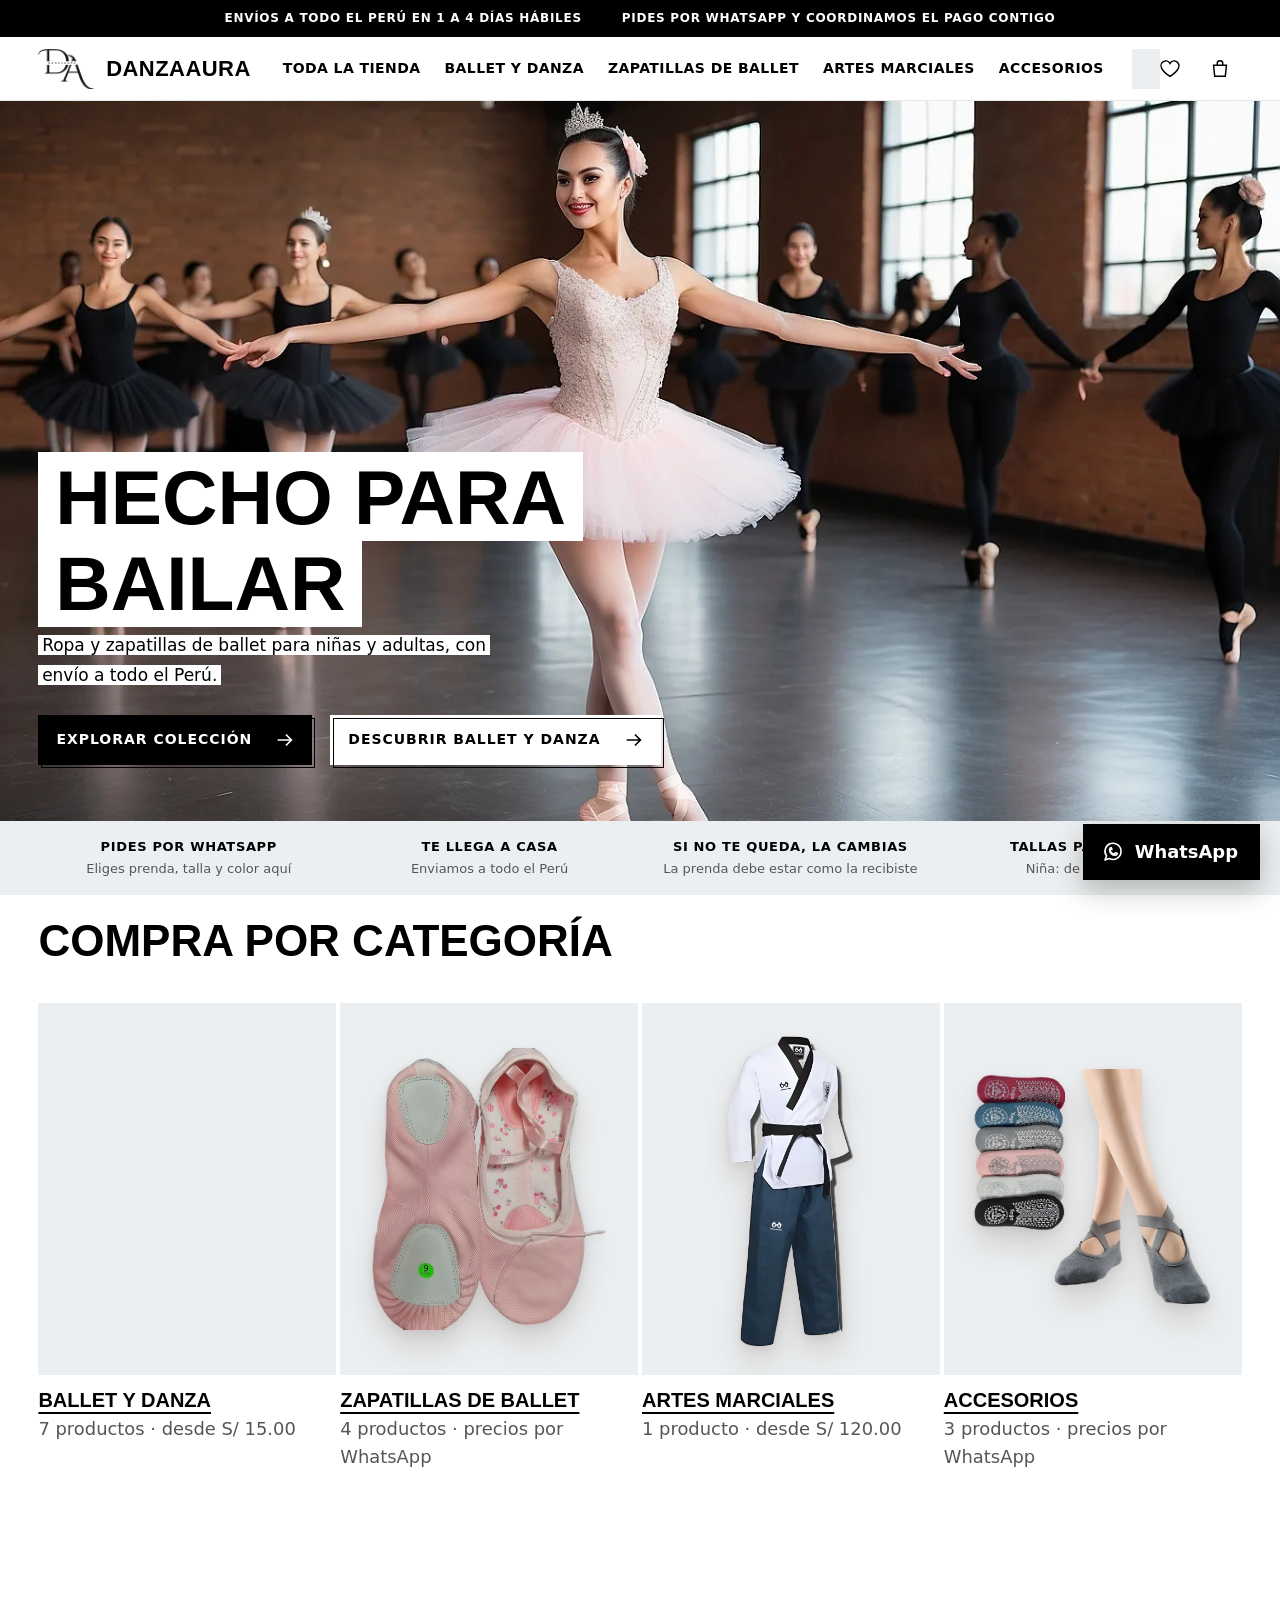
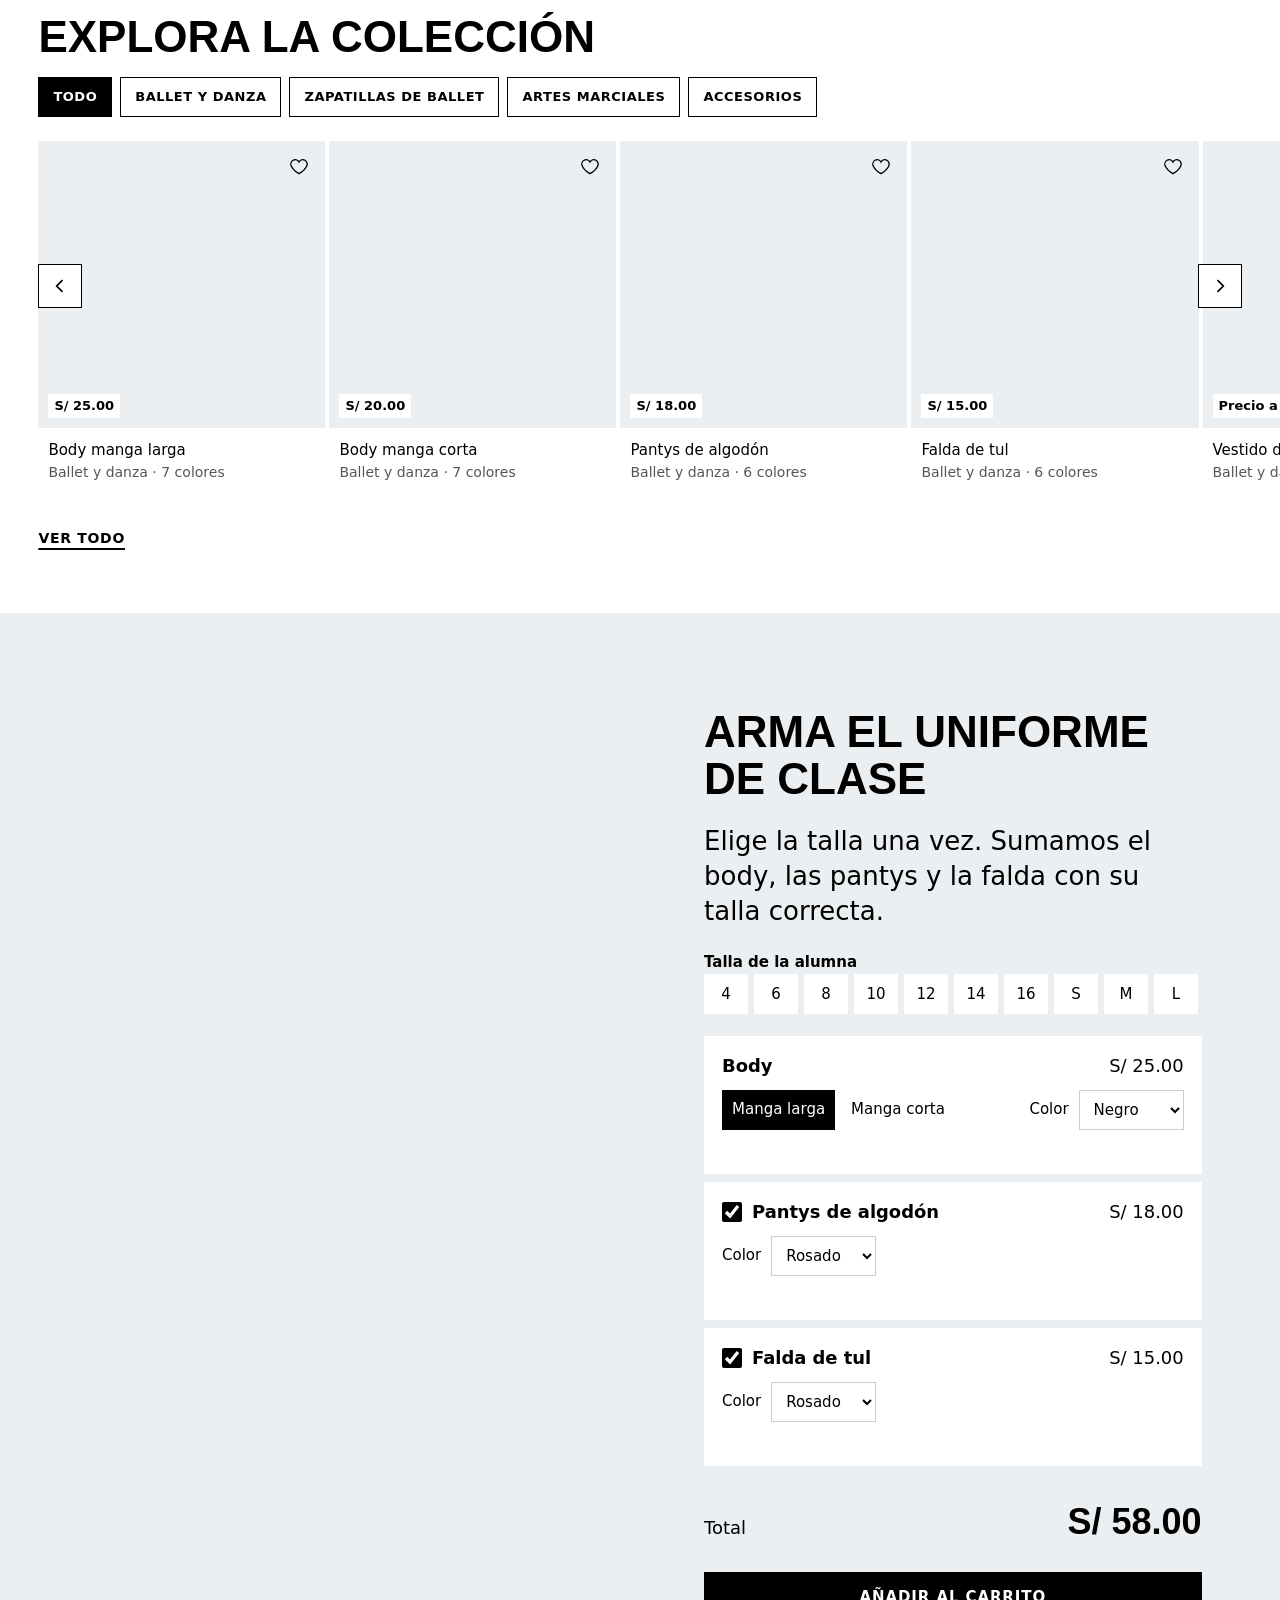
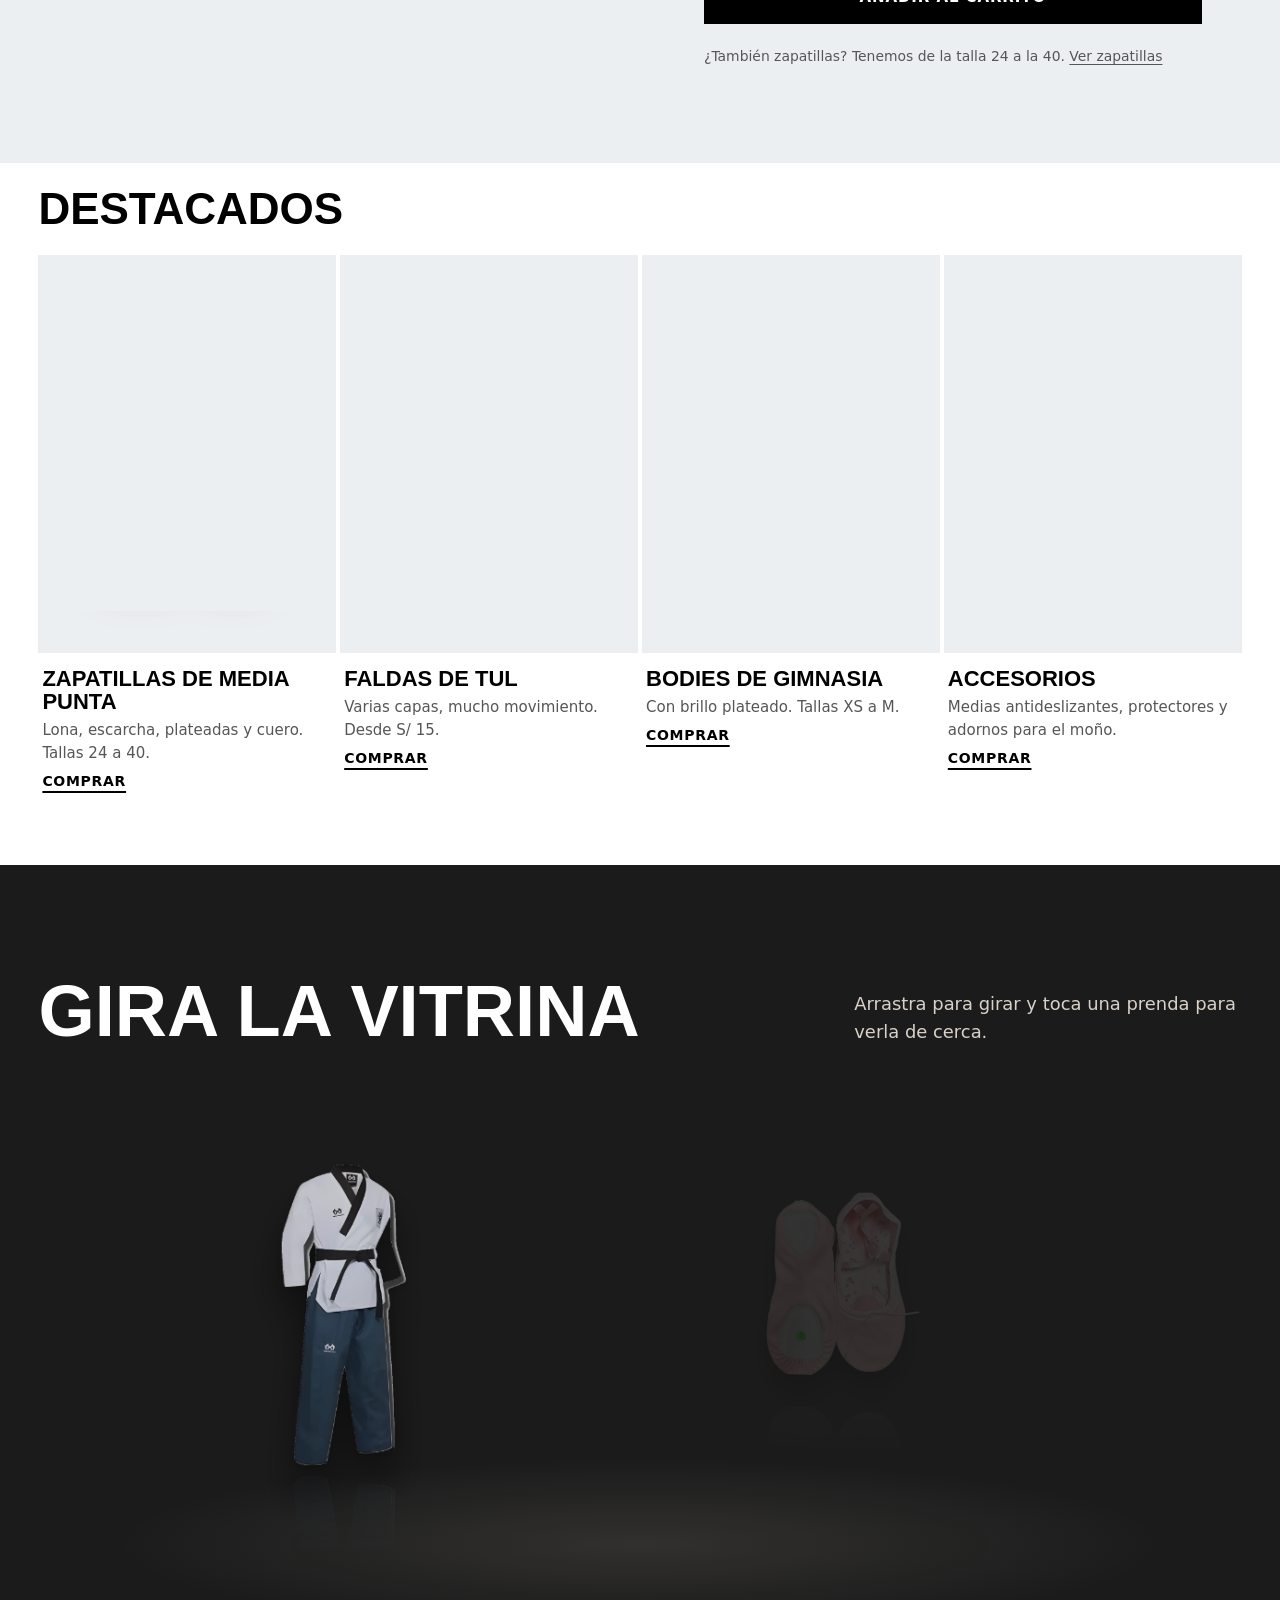
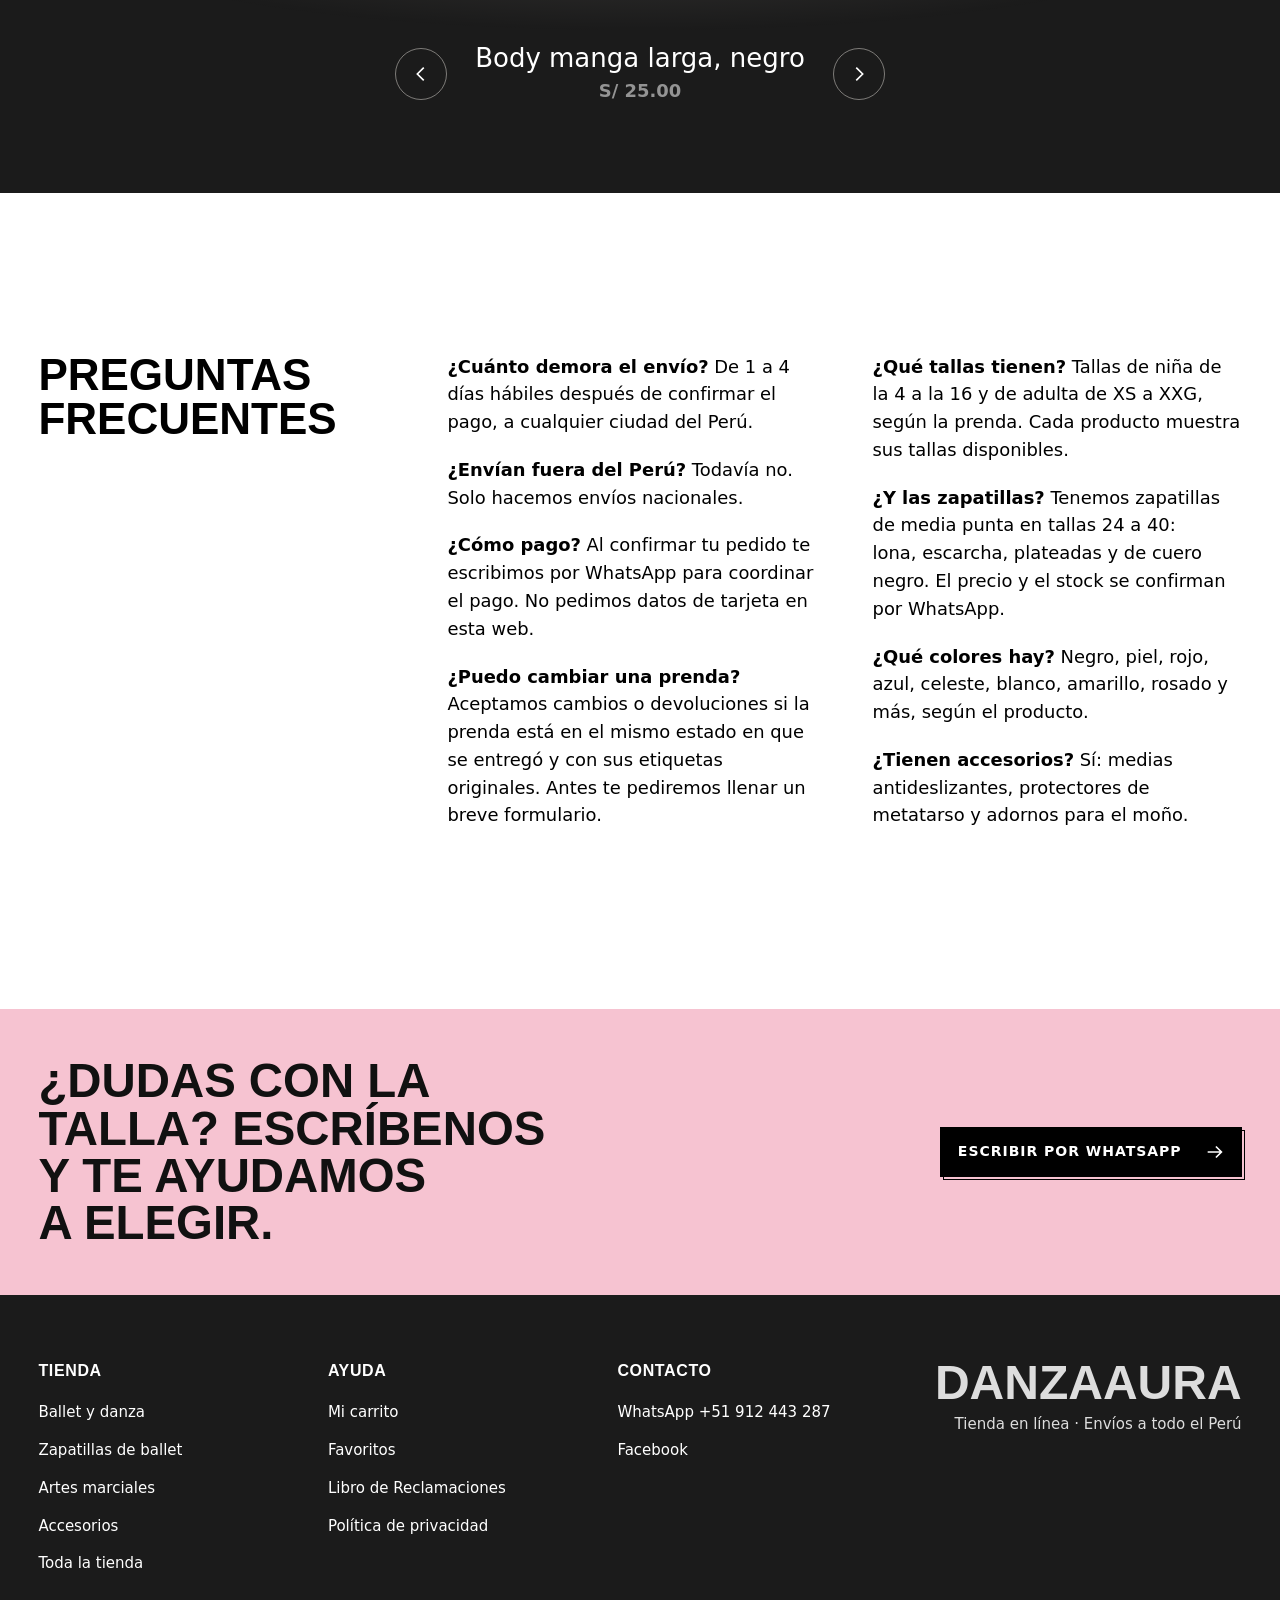
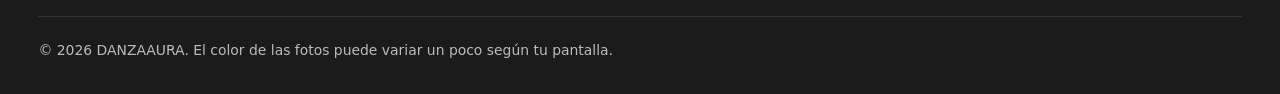
<file: tienda/index.html>
<!doctype html>
<html lang="es-PE">
<head>
<meta charset="utf-8">
<meta name="viewport" content="width=device-width, initial-scale=1, viewport-fit=cover">
<!--CSP--><meta http-equiv="Content-Security-Policy" content="default-src 'self'; script-src 'self'; style-src 'self' https://fonts.googleapis.com; font-src https://fonts.gstatic.com; img-src 'self' data: https:; connect-src 'self' https://*.supabase.co; object-src 'none'; base-uri 'self'; form-action 'self'; upgrade-insecure-requests"><!--/CSP-->
<meta name="referrer" content="strict-origin-when-cross-origin">
<title>DANZAAURA · Ropa y zapatillas de ballet</title>
<meta name="description" content="DANZAAURA: bodies, pantys, faldas de tul y zapatillas de ballet para niñas y adultas. Envíos a todo el Perú en 1 a 4 días hábiles.">
<meta property="og:title" content="DANZAAURA · Ropa y zapatillas de ballet">
<meta property="og:description" content="Ropa y zapatillas de ballet para niñas y adultas, con envío a todo el Perú.">
<meta property="og:type" content="website">
<meta property="og:locale" content="es_PE">
<meta property="og:image" content="img/bailarina-estudio.webp">
<link rel="icon" href="img/logo.png">
<meta name="theme-color" content="#f1ede6">
<link rel="preconnect" href="https://fonts.googleapis.com">
<link rel="preconnect" href="https://fonts.gstatic.com" crossorigin>
<link href="https://fonts.googleapis.com/css2?family=Bodoni+Moda:opsz,wght@6..96,500;6..96,600&family=Hanken+Grotesk:wght@400;500;600&display=swap" rel="stylesheet">
<link rel="stylesheet" href="css/estilos.css">
</head>
<body>
<a class="saltar" href="#app">Saltar al contenido</a>
<div class="anuncios" id="anuncios" role="note"></div>
<header class="barra">
  <a class="barra__marca" data-ir href="?ver=inicio" aria-label="DANZAAURA, inicio"><img src="img/logo.webp" width="240" height="172" alt=""><span>DANZAAURA</span></a>
  <button type="button" class="barra__menu" id="boton-menu" aria-expanded="false" aria-controls="panel-menu">Menú</button>
  <div class="barra__panel" id="panel-menu">
    <nav class="barra__nav" id="nav-principal" aria-label="Categorías"></nav>
    <form class="buscador" id="buscador" role="search">
      <label class="oculto" for="q">Buscar productos</label>
      <input id="q" name="q" type="search" placeholder="Buscar: body, talla 8, rosado…" maxlength="60" autocomplete="off">
    </form>
  </div>
  <div class="barra__iconos">
    <a data-ir href="?ver=favoritos" class="icono" aria-label="Favoritos"><svg viewBox="0 0 24 24" aria-hidden="true"><path d="M12 20s-7-4.4-9.2-9A5 5 0 0 1 12 6a5 5 0 0 1 9.2 5c-2.2 4.6-9.2 9-9.2 9z"/></svg><span class="burbuja" data-favs hidden></span></a>
    <a data-ir href="?ver=carrito" class="icono" id="abrir-cajon" aria-label="Carrito"><svg viewBox="0 0 24 24" aria-hidden="true"><path d="M5 8h14l-1.2 12H6.2z"/><path d="M9 8V6a3 3 0 0 1 6 0v2"/></svg><span class="burbuja" data-cuenta hidden></span></a>
  </div>
</header>
<main id="app" tabindex="-1"><p class="cargando">Cargando la tienda…</p></main>
<footer class="pie" id="pie-marca"></footer>
<div class="aviso" id="aviso" role="status" hidden></div>
<dialog class="cajon" id="cajon" aria-labelledby="t-cajon">
  <div class="cajon__cabeza"><h2 id="t-cajon">Tu carrito</h2><button type="button" class="cajon__cerrar" data-cerrar-cajon aria-label="Cerrar carrito"><svg viewBox="0 0 24 24" aria-hidden="true"><path d="M6 6l12 12M18 6L6 18"/></svg></button></div>
  <div class="cajon__cuerpo" id="cajon-cuerpo"></div>
</dialog>
<a class="wa-flotante" id="wa-flotante" href="https://wa.me/51912443287" target="_blank" rel="noopener" aria-label="Escríbenos por WhatsApp"><svg viewBox="0 0 24 24" aria-hidden="true"><path d="M20 11.5a8 8 0 0 1-11.8 7L4 20l1.5-4.1A8 8 0 1 1 20 11.5z"/><path d="M9 9.5c.3 2.2 2.3 4.2 4.5 4.5l1-1.2 1.8.8c-.2 1-1 1.7-2 1.7A5.8 5.8 0 0 1 8.5 9.5c0-1 .7-1.8 1.7-2l.8 1.8z"/></svg><span>WhatsApp</span></a>
<noscript><p class="sin-js">Activa JavaScript para usar la tienda, o escríbenos por WhatsApp al +51 912 443 287.</p></noscript>
<script src="js/config.js"></script>
<script src="js/catalogo.js"></script>
<script src="js/temas.js"></script>
<script src="js/dibujos.js"></script>
<script src="js/datos.js"></script>
<script src="js/app.js"></script>
</body>
</html>
</file>
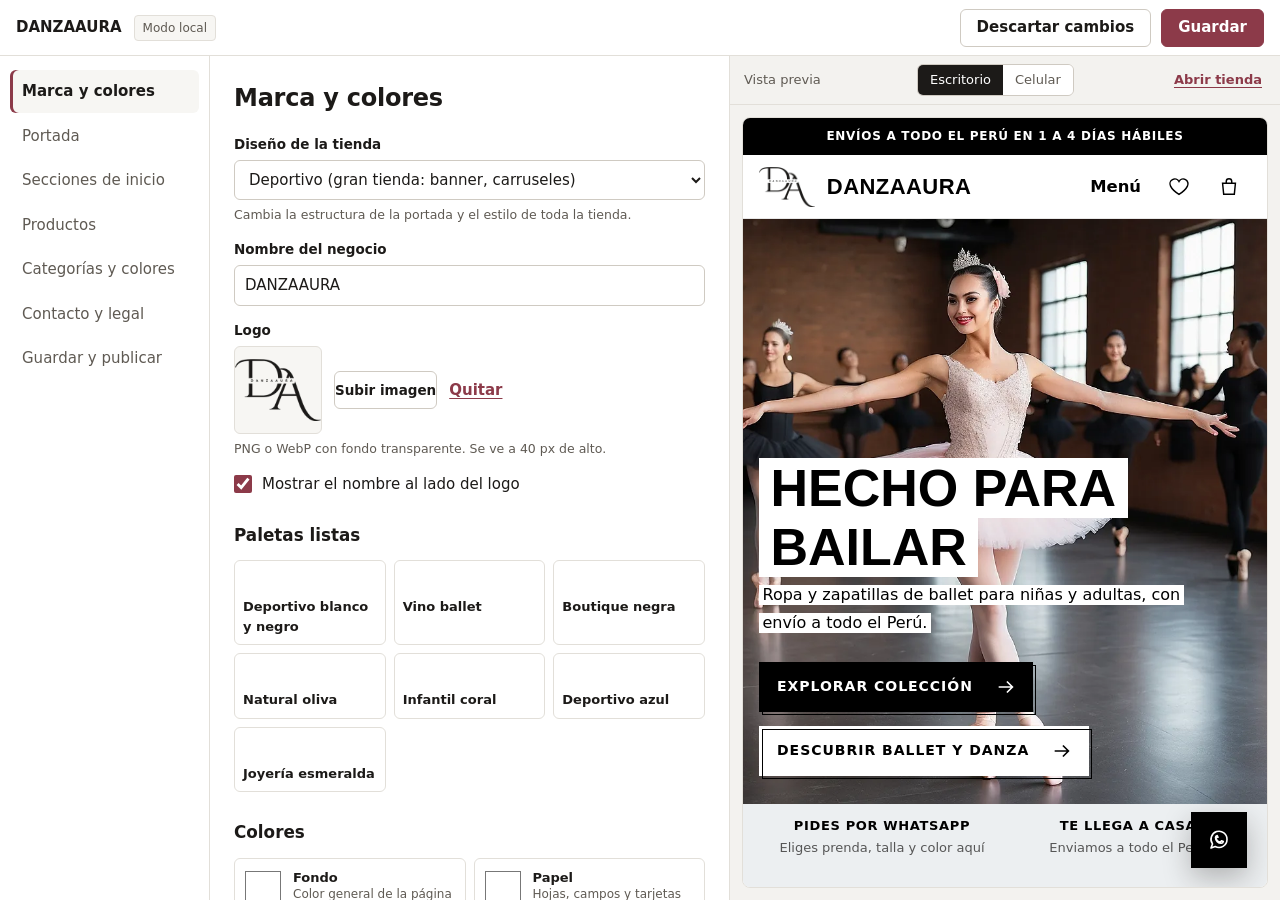
<file: tienda/admin.html>
<!doctype html>
<html lang="es-PE">
<head>
<meta charset="utf-8">
<meta name="viewport" content="width=device-width, initial-scale=1, viewport-fit=cover">
<meta http-equiv="Content-Security-Policy" content="default-src 'self'; script-src 'self'; style-src 'self' https://fonts.googleapis.com; font-src https://fonts.gstatic.com; img-src 'self' data: blob: https:; connect-src 'self' https://*.supabase.co; frame-src 'self'; object-src 'none'; base-uri 'self'; form-action 'self'">
<meta name="robots" content="noindex, nofollow">
<meta name="referrer" content="no-referrer">
<title>Editor de la tienda</title>
<link rel="preconnect" href="https://fonts.googleapis.com">
<link rel="preconnect" href="https://fonts.gstatic.com" crossorigin>
<link href="https://fonts.googleapis.com/css2?family=Hanken+Grotesk:wght@400;500;600;700&display=swap" rel="stylesheet">
<link rel="stylesheet" href="css/admin.css">
</head>
<body>
<header class="ed-barra">
  <div class="ed-barra__marca"><strong id="ed-nombre">Editor</strong><span class="ed-modo" id="ed-modo">Modo local</span></div>
  <div class="ed-barra__acciones">
    <span class="ed-estado" id="ed-estado" role="status" aria-live="polite"></span>
    <button type="button" class="ed-boton ed-boton--claro ed-solo-movil" id="ed-ver-vista" aria-pressed="false">Vista previa</button>
    <button type="button" class="ed-boton ed-boton--claro" id="ed-descartar">Descartar cambios</button>
    <button type="button" class="ed-boton" id="ed-guardar">Guardar</button>
  </div>
</header>
<div class="ed-cuerpo">
  <nav class="ed-menu" aria-label="Secciones del editor" id="ed-menu"></nav>
  <main class="ed-panel" id="ed-panel" tabindex="-1"></main>
  <section class="ed-vista" aria-label="Vista previa">
    <div class="ed-vista__barra">
      <span>Vista previa</span>
      <div class="ed-segmento" role="group" aria-label="Tamaño de la vista previa">
        <button type="button" data-ancho="escritorio" aria-pressed="true">Escritorio</button>
        <button type="button" data-ancho="celular" aria-pressed="false">Celular</button>
      </div>
      <a class="ed-enlace" href="index.html" target="_blank" rel="noopener">Abrir tienda</a>
    </div>
    <div class="ed-vista__marco" id="ed-marco"><iframe id="ed-iframe" src="index.html" title="Vista previa de la tienda"></iframe></div>
  </section>
</div>
<div class="ed-aviso" id="ed-aviso" role="alert" hidden></div>
<script src="js/config.js"></script>
<script src="js/catalogo.js"></script>
<script src="js/temas.js"></script>
<script src="js/zip.js"></script>
<script src="js/admin.js"></script>
</body>
</html>
</file>
<file: tienda/css/estilos.css>
/* DANZAAURA — escenario dividido: media pantalla fija con la prenda, la otra mitad se lee.
   Una sola apariencia clara (marca), colores definidos explícitamente. */
:root {
  color-scheme: light;
  --bg: #efedea;          /* gris claro de estudio */
  --papel: #faf8f5;       /* hoja de precios, campos */
  --arena: #e3d9cb;       /* beige: fondo de las placas */
  --arena-2: #d8ccbb;
  --placa: #f3f0eb;        /* fondo claro de fotos de producto */
  --placa-2: #ebe6df;
  --tinta: #1b1917;
  --suave: #5a534c;       /* texto secundario, contraste AA sobre --bg */
  --acento: #8c3a49;      /* rosa vino de zapatilla: solo acción y estado activo */
  --acento-hover: #74303c;
  --acento-tinta: #ffffff;
  --acento-claro: #e9b8c6;
  --claro-sobre-oscuro: #f4efe9;
  --campo-oscuro: #2b2422;
  --linea-form: #c9c0b4;

  --display: "Bodoni Moda", "Didot", "Bodoni 72", Georgia, serif;
  --texto: "Hanken Grotesk", "Segoe UI", system-ui, -apple-system, sans-serif;

  --t-pequeno: clamp(0.8125rem, 0.79rem + 0.1vw, 0.875rem);
  --t-cuerpo: clamp(1rem, 0.96rem + 0.2vw, 1.125rem);
  --t-lead: clamp(1.25rem, 1.1rem + 0.7vw, 1.625rem);
  --t-titulo: clamp(2rem, 1.3rem + 3.2vw, 4rem);

  --margen: clamp(16px, 3vw, 40px);
  --barra: 64px;
  --curva: cubic-bezier(.2, .7, .2, 1);
}
*, *::before, *::after { box-sizing: border-box; }
html { -webkit-text-size-adjust: 100%; }
body {
  margin: 0; background: var(--bg); color: var(--tinta);
  font-family: var(--texto); font-size: var(--t-cuerpo); line-height: 1.55;
  -webkit-font-smoothing: antialiased;
}
img, svg { display: block; max-width: 100%; }
a { color: inherit; }
button, input, select, textarea { font: inherit; color: inherit; }
h1, h2, h3 { margin: 0; text-wrap: balance; }
p { margin: 0; text-wrap: pretty; }
[hidden] { display: none !important; }
:focus-visible { outline: 2px solid var(--acento); outline-offset: 3px; }
::selection { background: var(--acento); color: var(--acento-tinta); }
.oculto { position: absolute; width: 1px; height: 1px; overflow: hidden; clip: rect(0 0 0 0); white-space: nowrap; }
.saltar { position: absolute; left: 8px; top: -60px; background: var(--tinta); color: var(--bg); padding: 10px 16px; z-index: 50; }
.saltar:focus { top: 8px; }
.cargando, .sin-js { padding: 80px var(--margen); }

/* ---------- barra superior ---------- */
.anuncios {
  background: var(--tinta); color: var(--bg); font-size: var(--t-pequeno);
  display: flex; justify-content: center; gap: 40px; flex-wrap: wrap;
  padding: 8px max(16px, env(safe-area-inset-right, 0px)) 8px max(16px, env(safe-area-inset-left, 0px));
}
body::before { content: ""; position: fixed; inset: 0 0 auto; height: env(safe-area-inset-top, 0px); z-index: 30; background: var(--bg); }
.barra {
  position: sticky; top: env(safe-area-inset-top, 0px); z-index: 20; background: var(--bg);
  display: grid; grid-template-columns: auto 1fr auto; align-items: center; gap: 32px;
  height: var(--barra);
  padding-left: max(var(--margen), env(safe-area-inset-left, 0px));
  padding-right: max(var(--margen), env(safe-area-inset-right, 0px));
}
.barra__marca { display: flex; align-items: center; gap: 12px; font-family: var(--display); font-weight: 600; font-size: 1.25rem; letter-spacing: .04em; text-decoration: none; }
.barra__marca img { height: 40px; width: auto; }
.barra__menu { display: none; }
.barra__panel { display: flex; align-items: center; gap: 28px; min-width: 0; }
.barra__nav { display: flex; gap: 24px; flex-wrap: nowrap; }
.barra__nav a { text-decoration: none; font-size: .9375rem; padding: 6px 0; white-space: nowrap; box-shadow: inset 0 -2px 0 transparent; transition: box-shadow .25s var(--curva); }
.barra__nav a:hover, .barra__nav a[aria-current] { box-shadow: inset 0 -2px 0 var(--tinta); }
.buscador { margin-left: auto; flex: 0 1 260px; }
.buscador input {
  width: 100%; height: 40px; padding: 0 14px; background: var(--papel); border: 1px solid var(--linea-form); border-radius: 0;
}
.barra__iconos { display: flex; gap: 6px; }
.icono { position: relative; width: 44px; height: 44px; display: grid; place-items: center; }
.icono svg { width: 22px; height: 22px; fill: none; stroke: var(--tinta); stroke-width: 1.6; transition: transform .2s var(--curva); }
.icono:hover svg { transform: scale(1.1); }
.burbuja {
  position: absolute; top: 4px; right: 2px; min-width: 18px; height: 18px; padding: 0 5px;
  background: var(--acento); color: var(--acento-tinta); font-size: 11px; font-weight: 600; line-height: 18px; text-align: center; border-radius: 9px;
}

/* ---------- botones ---------- */
.boton {
  display: inline-flex; align-items: center; justify-content: center; min-height: 52px; padding: 0 28px;
  background: var(--acento); color: var(--acento-tinta); border: 0; border-radius: 0;
  font-weight: 600; font-size: .9375rem; letter-spacing: .01em; text-decoration: none; cursor: pointer;
  transition: background-color .2s, transform .15s var(--curva);
}
.boton:hover { background: var(--acento-hover); }
.boton:active { transform: scale(.96); }
.boton[disabled] { opacity: .6; cursor: progress; }
.boton--claro { background: transparent; color: var(--tinta); box-shadow: inset 0 0 0 1.5px var(--tinta); }
.boton--claro:hover { background: var(--tinta); color: var(--bg); }
.boton--ancho { width: 100%; }
.enlace-flecha {
  background: none; border: 0; padding: 12px 0; cursor: pointer; font-weight: 600; font-size: .9375rem;
  text-decoration: underline; text-underline-offset: 6px; text-decoration-thickness: 1.5px;
  transition: text-underline-offset .2s var(--curva);
}
.enlace-flecha:hover { text-underline-offset: 10px; }

/* ---------- escenario dividido (inicio) ---------- */
.escenario { display: grid; grid-template-columns: 47fr 53fr; }
.escenario__fijo {
  position: sticky; top: calc(var(--barra) + env(safe-area-inset-top, 0px)); align-self: start;
  height: calc(100svh - var(--barra) - env(safe-area-inset-top, 0px));
  padding: 0 0 20px max(20px, env(safe-area-inset-left, 0px));
  display: flex; flex-direction: column; gap: 10px;
}
.placa { box-shadow: inset 0 0 0 1px rgba(27,25,23,.06); background: var(--placa); flex: 1; min-height: 0; display: grid; place-items: center; overflow: hidden; }
.placa svg { width: auto; height: 82%; max-height: 82%; }
.placa.cambia > * { animation: aparece .55s var(--curva); }

/* ---------- fotos de producto ---------- */
.foto-vacia { position: absolute; inset: 0; display: grid; place-items: center; font-family: var(--display); font-size: clamp(3rem, 8vw, 6rem); color: var(--arena-2); }
.foto { display: block; width: 100%; height: 100%; }
.foto--r { object-fit: contain; padding: 9%; filter: drop-shadow(0 18px 16px rgba(74,50,38,.16)) drop-shadow(0 3px 4px rgba(74,50,38,.10)); }
.foto--e { object-fit: cover; }
.placa--escena .foto--e, .fila__placa .foto--e, .categoria__placa .foto--e, .tarjeta__placa .foto--e { padding: 0; }
.placa, .tarjeta__placa, .categoria__placa, .fila__placa, .linea__placa, .miniatura, .pie__placa, .uniforme__foto { position: relative; }
.placa img, .tarjeta__placa img, .categoria__placa img, .fila__placa img, .linea__placa img, .miniatura img, .pie__placa img, .uniforme__foto img {
  position: absolute; inset: 0; width: 100%; height: 100%; transition: transform .6s var(--curva);
}
.uniforme__foto .foto--r { padding: 8%; object-fit: contain; }
.categoria:hover .categoria__placa img { transform: scale(1.04); }
.tarjeta__placa { position: relative; }
.foto--segunda { opacity: 0; transition: opacity .35s ease-out, transform .6s var(--curva); }
@media (hover: hover) {
  .tarjeta:hover .tarjeta__placa img { transform: scale(1.03); }
  .tarjeta:hover .tarjeta__placa--doble .foto:not(.foto--segunda) { opacity: 0; }
  .tarjeta:hover .tarjeta__placa--doble .foto--segunda { opacity: 1; }
}
.tarjeta__placa--doble .foto:not(.foto--segunda) { transition: opacity .35s ease-out, transform .6s var(--curva); }
.categoria:active .categoria__placa img { transform: scale(.99); }
.miniatura .foto--r { padding: 6%; }
.linea__placa .foto--r { padding: 6%; }
.escenario__fijo .placa--escena .foto--e { object-position: 50% 40%; }
@keyframes aparece { from { opacity: 0; transform: scale(.96) translateY(10px); } }
.placa__pie { font-size: var(--t-pequeno); color: var(--suave); }
.escenario__columna {
  min-width: 0;
  padding-left: clamp(32px, 5vw, 80px);
  padding-right: max(var(--margen), env(safe-area-inset-right, 0px));
}
.hero {
  min-height: calc(100svh - var(--barra) - 36px);
  display: flex; flex-direction: column; padding-top: 22vh; gap: 40px;
}
.hero__frase { font-size: clamp(1.375rem, 1.1rem + .9vw, 1.75rem); line-height: 1.3; max-width: 24ch; }
.hero__acciones { display: flex; flex-wrap: wrap; align-items: center; gap: 12px 32px; }
.marca-gigante {
  margin-top: auto; margin-bottom: 40px; margin-left: 0;
  position: relative; z-index: 2;
  font-family: var(--display); font-weight: 500; font-size: clamp(96px, 11.5vw, 210px);
  line-height: .9; letter-spacing: -0.035em; white-space: nowrap; transform-origin: 0 100%;
}

.vitrina { padding-block: 160px 120px; display: flex; flex-direction: column; gap: 40px; max-width: 620px; }
.vitrina h2, .preguntas h2, .relacionados h2, .resumen h2 { font-family: var(--display); font-weight: 500; font-size: clamp(2rem, 1.5rem + 1.6vw, 2.75rem); line-height: 1.05; letter-spacing: -0.02em; }
.pestanas { display: flex; flex-wrap: wrap; gap: 8px 28px; }
.pestanas button {
  background: none; border: 0; padding: 8px 0; cursor: pointer; font-size: 1.125rem; color: var(--suave);
  box-shadow: inset 0 -2px 0 transparent; transition: color .2s, box-shadow .2s;
}
.pestanas button[aria-selected="true"] { color: var(--tinta); font-weight: 600; box-shadow: inset 0 -2px 0 var(--acento); }
.pestanas button:hover { color: var(--tinta); }
.muestras { display: flex; flex-wrap: wrap; gap: 10px; }
.muestra {
  display: inline-flex; align-items: center; gap: 8px; min-height: 44px; padding: 6px 14px 6px 8px;
  background: var(--papel); border: 0; cursor: pointer; font-size: .9375rem; position: relative;
  transition: background-color .2s, transform .15s var(--curva);
}
.muestra input { position: absolute; opacity: 0; inset: 0; margin: 0; cursor: pointer; }
.muestra__chip { width: 28px; height: 28px; border-radius: 50%; background: var(--c); box-shadow: inset 0 0 0 1px rgba(27,25,23,.18); }
.muestra:hover { transform: translateY(-2px); }
.muestra[aria-checked="true"], .muestra:has(input:checked) { background: var(--tinta); color: var(--bg); }
.muestra:has(input:focus-visible) { outline: 2px solid var(--acento); outline-offset: 3px; }
.vitrina__ficha { display: flex; flex-direction: column; gap: 10px; }
.vitrina__nombre { font-size: var(--t-lead); font-weight: 600; line-height: 1.25; }
.vitrina__desc { max-width: 44ch; }
.celdas { display: grid; grid-template-columns: 1fr 1fr; gap: 8px; }
.celda {
  min-height: 72px; display: flex; align-items: center; padding: 0 22px; text-decoration: none; font-weight: 600;
  background: var(--arena); transition: background-color .2s, transform .15s var(--curva);
}
.celda:hover { background: var(--arena-2); }
.celda--tinta { background: var(--acento); color: var(--acento-tinta); }
.celda--tinta:hover { background: var(--acento-hover); }
.celda:active { transform: scale(.96); }

.hoja-precios { padding-block: 40px 200px; }
.hoja {
  background: var(--papel); max-width: 600px; padding: 72px clamp(24px, 5vw, 64px);
  -webkit-mask: radial-gradient(circle at 50% 0, transparent 9px, #000 10px) top / 24px 51% repeat-x, radial-gradient(circle at 50% 100%, transparent 9px, #000 10px) bottom / 24px 51% repeat-x;
          mask: radial-gradient(circle at 50% 0, transparent 9px, #000 10px) top / 24px 51% repeat-x, radial-gradient(circle at 50% 100%, transparent 9px, #000 10px) bottom / 24px 51% repeat-x;
  text-align: center;
}
.hoja h2 { font-family: var(--display); font-weight: 500; font-size: clamp(2.25rem, 1.8rem + 1.4vw, 3rem); letter-spacing: -0.02em; }
.hoja__nota { color: var(--suave); font-size: .9375rem; margin-top: 10px; }
.hoja__grupo { margin-top: 56px; }
.hoja__grupo h3 { font-family: var(--display); font-weight: 500; font-size: 1.375rem; margin-bottom: 18px; }
.hoja ul { list-style: none; margin: 0 auto; padding: 0; max-width: 440px; display: flex; flex-direction: column; gap: 16px; text-align: left; }
.hoja li a { display: flex; justify-content: space-between; gap: 16px; text-decoration: none; font-size: 1.0625rem; }
.hoja li a:hover .hoja__item { text-decoration: underline; text-underline-offset: 4px; }
.hoja__precio { font-variant-numeric: tabular-nums; white-space: nowrap; font-weight: 600; }
.hoja__tallas { display: block; font-size: var(--t-pequeno); color: var(--suave); }
.hoja__cierre { margin-top: 56px; font-size: 1.0625rem; }

.como { background: var(--campo-oscuro); color: var(--claro-sobre-oscuro); padding-block: 160px; }
.como__marco {
  display: grid; grid-template-columns: repeat(12, 1fr); gap: 0 24px;
  padding-left: max(var(--margen), env(safe-area-inset-left, 0px)); padding-right: max(var(--margen), env(safe-area-inset-right, 0px));
}
.como__titulo {
  grid-column: 1 / 6; align-self: start; position: sticky; top: calc(var(--barra) + 32px);
  font-family: var(--display); font-weight: 500; font-size: clamp(56px, 6.6vw, 104px); line-height: .95; letter-spacing: -0.03em;
}
.como__filas { grid-column: 7 / 13; display: flex; flex-direction: column; gap: 120px; }
.fila h3 { font-size: 1.75rem; font-weight: 600; margin-bottom: 24px; }
.fila__cuerpo { display: flex; gap: 32px; align-items: flex-start; }
.fila--inv .fila__cuerpo { flex-direction: row-reverse; justify-content: flex-end; }
.fila__placa { overflow: hidden; flex: 0 0 200px; aspect-ratio: 3 / 4; background: var(--placa); display: grid; place-items: center; }
.fila__placa svg { height: 84%; width: auto; }
.fila ul { list-style: none; padding: 0; margin: 0; display: flex; flex-direction: column; gap: 14px; font-size: 1.125rem; }

.preguntas {
  display: grid; grid-template-columns: repeat(12, 1fr); gap: 0 24px; padding-block: 160px;
  padding-left: max(var(--margen), env(safe-area-inset-left, 0px)); padding-right: max(var(--margen), env(safe-area-inset-right, 0px));
}
.preguntas h2 { grid-column: 1 / 4; }
.preguntas__texto { grid-column: 5 / 13; columns: 2; column-gap: 56px; }
.preguntas__texto p { break-inside: avoid; margin-bottom: 20px; }
.preguntas__texto strong { font-weight: 600; }

.contacto {
  background: var(--tinta); color: var(--bg); min-height: 86svh; display: flex; flex-direction: column; justify-content: space-between; gap: 48px;
  padding: 56px max(var(--margen), env(safe-area-inset-right, 0px)) 40px max(var(--margen), env(safe-area-inset-left, 0px));
}
.contacto__frase { font-family: var(--texto); font-weight: 400; font-size: clamp(1.25rem, 1.1rem + .5vw, 1.5rem); line-height: 1.35; max-width: 30ch; }
.contacto__numero {
  font-family: var(--display); font-weight: 500; font-size: clamp(3rem, 10.5vw, 11rem); line-height: 1; letter-spacing: -0.03em;
  text-decoration: none; white-space: nowrap; transition: color .25s;
}
.contacto__numero:hover { color: var(--acento-claro); }
.contacto__pie { display: flex; justify-content: space-between; gap: 16px; flex-wrap: wrap; font-size: .9375rem; }
.contacto__redes, .pie__redes { display: flex; gap: 20px; flex-wrap: wrap; }
.pie__creditos a { color: inherit; }

/* ---------- datos del hero ---------- */
.hero__datos { display: grid; grid-template-columns: repeat(3, auto); justify-content: start; gap: 8px 40px; margin: 0; }
.hero__datos div { display: flex; flex-direction: column; gap: 2px; }
.hero__datos dt { font-size: var(--t-pequeno); color: var(--suave); }
.hero__datos dd { margin: 0; font-weight: 600; font-variant-numeric: tabular-nums; }

/* ---------- categorías ---------- */
.categorias {
  padding-block: 40px 160px; display: flex; flex-direction: column; gap: 40px;
  padding-left: max(var(--margen), env(safe-area-inset-left, 0px)); padding-right: max(var(--margen), env(safe-area-inset-right, 0px));
}
.categorias h2 { font-family: var(--display); font-weight: 500; font-size: clamp(2rem, 1.5rem + 1.6vw, 2.75rem); line-height: 1.05; letter-spacing: -0.02em; }
.categorias__rejilla { display: grid; grid-template-columns: 5fr repeat(3, 3fr); gap: 12px; align-items: start; }
.categoria { display: flex; flex-direction: column; gap: 14px; text-decoration: none; min-width: 0; }
.categoria__placa { display: grid; place-items: center; background: var(--placa); aspect-ratio: 4 / 5; overflow: hidden; transition: background-color .3s; }
.categoria--grande .categoria__placa { aspect-ratio: 6 / 5; }
.categoria--chica { padding-top: 22%; }
.categoria__placa svg { height: 78%; width: auto; transition: transform .6s var(--curva); }
.categoria:hover .categoria__placa { background: var(--placa-2); }
.categoria:hover .categoria__placa svg { transform: scale(1.05) rotate(-1.5deg); }
.categoria:active .categoria__placa svg { transform: scale(.98); }
.categoria__texto { display: flex; flex-direction: column; gap: 4px; }
.categoria__nombre { font-family: var(--display); font-weight: 500; font-size: clamp(1.5rem, 1.2rem + 1vw, 2rem); line-height: 1.1; }
.categoria--grande .categoria__nombre { font-size: clamp(1.75rem, 1.3rem + 1.6vw, 2.5rem); }
.categoria__dato { color: var(--suave); font-variant-numeric: tabular-nums; }

/* ---------- carrito lateral ---------- */
.cajon {
  margin: 0 0 0 auto; padding: 0; border: 0; width: min(440px, 100vw); max-width: 100vw; height: 100dvh; max-height: 100dvh;
  background: var(--bg); color: var(--tinta); display: none; flex-direction: column;
  padding-top: env(safe-area-inset-top, 0px); padding-bottom: env(safe-area-inset-bottom, 0px); padding-right: env(safe-area-inset-right, 0px);
}
.cajon[open] { display: flex; animation: cajon-entra .32s var(--curva); }
.cajon::backdrop { background: rgba(27,25,23,.42); animation: velo .32s ease-out; }
@keyframes cajon-entra { from { transform: translateX(100%); } }
@keyframes velo { from { opacity: 0; } }
.cajon__cabeza { display: flex; justify-content: space-between; align-items: center; padding: 16px 20px 8px 24px; }
.cajon__cabeza h2 { font-family: var(--display); font-weight: 500; font-size: 1.75rem; letter-spacing: -0.015em; }
.cajon__cerrar { width: 44px; height: 44px; display: grid; place-items: center; background: none; border: 0; cursor: pointer; }
.cajon__cerrar svg { width: 22px; stroke: var(--tinta); stroke-width: 1.8; fill: none; }
.cajon__cerrar:hover { background: var(--papel); }
.cajon__cuerpo { flex: 1; min-height: 0; display: flex; flex-direction: column; }
.cajon__aviso { padding: 0 24px; color: var(--suave); font-size: .9375rem; min-height: 1.5em; }
.cajon__lineas { list-style: none; margin: 8px 0 0; padding: 0 24px; flex: 1; overflow-y: auto; display: flex; flex-direction: column; gap: 12px; overscroll-behavior: contain; }
.cajon__linea { display: grid; grid-template-columns: 84px 1fr; gap: 14px; background: var(--papel); padding: 10px; }
.cajon__datos { display: flex; flex-direction: column; gap: 4px; min-width: 0; }
.cajon__datos p { font-size: .875rem; color: var(--suave); }
.cajon__fila { display: flex; justify-content: space-between; align-items: center; gap: 8px; margin-top: 4px; }
.cajon__datos .paso { background: var(--bg); }
.cajon__datos .quitar { align-self: flex-start; padding: 4px 0; font-size: .875rem; }
.cajon__pie { padding: 16px 24px 20px; display: flex; flex-direction: column; gap: 10px; background: var(--papel); }
.cajon__total { display: flex; justify-content: space-between; align-items: baseline; font-size: 1.0625rem; }
.cajon__total strong { font-size: 1.375rem; font-variant-numeric: tabular-nums; }
.cajon__pie .enlace-flecha { align-self: center; }
.cajon__vacio { padding: 24px; display: flex; flex-direction: column; gap: 12px; align-items: flex-start; }

/* ---------- uniforme de clase ---------- */
.uniforme {
  display: grid; grid-template-columns: 1fr 1fr; background: var(--papel); margin-bottom: 0;
}
.uniforme__foto { min-height: 100%; overflow: hidden; background: var(--placa); }
.uniforme__foto img { width: 100%; height: 100%; object-fit: cover; }
.uniforme__panel {
  display: flex; flex-direction: column; gap: 22px; max-width: 600px;
  padding: 96px max(var(--margen), env(safe-area-inset-right, 0px)) 96px clamp(32px, 5vw, 80px);
}
.uniforme__panel h2 { font-family: var(--display); font-weight: 500; font-size: clamp(2rem, 1.5rem + 1.6vw, 2.75rem); line-height: 1.05; letter-spacing: -0.02em; }
.uniforme__intro { font-size: var(--t-lead); line-height: 1.35; max-width: 32ch; }
.uniforme .op span { background: var(--bg); }
.u-piezas { display: flex; flex-direction: column; gap: 8px; }
.u-pieza { background: var(--bg); padding: 16px 18px; display: grid; grid-template-columns: 1fr auto; gap: 10px 16px; align-items: center; }
.u-pieza__cab { grid-column: 1 / -1; display: flex; justify-content: space-between; align-items: center; gap: 12px; }
.u-pieza__nombre { font-weight: 600; }
.u-pieza__precio { font-variant-numeric: tabular-nums; }
.u-modelo { display: flex; gap: 6px; flex-wrap: wrap; }
.u-modelo .op span { background: var(--papel); }
.u-color { display: flex; align-items: center; gap: 10px; font-size: .9375rem; }
.u-color select { min-height: 40px; padding: 0 10px; background: var(--papel); border: 1px solid var(--linea-form); border-radius: 0; }
.u-color select:disabled { opacity: .5; }
.u-nota { grid-column: 1 / -1; font-size: .875rem; color: var(--suave); min-height: 1.3em; }
.u-nota--error { color: var(--acento); font-weight: 600; }
.u-check { display: inline-flex; align-items: center; gap: 10px; cursor: pointer; max-width: 100%; }
.u-check > span { min-width: 0; }
.u-check input[type="checkbox"] { width: 20px; height: 20px; min-height: 0; padding: 0; accent-color: var(--acento); margin: 0; flex: none; }
.u-total { display: flex; justify-content: space-between; align-items: baseline; padding-top: 6px; font-size: 1.125rem; }
.u-total strong { font-family: var(--display); font-weight: 500; font-size: 2.25rem; font-variant-numeric: tabular-nums; }
.uniforme .ayuda a, .legal a, .ayuda a { text-underline-offset: 3px; }

/* ---------- WhatsApp flotante ---------- */
.wa-flotante {
  position: fixed; z-index: 24; right: max(20px, env(safe-area-inset-right, 0px)); bottom: calc(20px + env(safe-area-inset-bottom, 0px));
  display: inline-flex; align-items: center; gap: 10px; height: 56px; padding: 0 22px 0 18px; border-radius: 28px;
  background: var(--tinta); color: var(--bg); text-decoration: none; font-weight: 600;
  box-shadow: 0 10px 28px rgba(27,25,23,.28); transition: transform .2s var(--curva), background-color .2s;
}
.wa-flotante svg { width: 24px; height: 24px; fill: none; stroke: currentColor; stroke-width: 1.6; stroke-linejoin: round; }
.wa-flotante:hover { transform: translateY(-2px); background: #000; }
.wa-flotante:active { transform: scale(.96); }
body:has(.aviso:not([hidden])) .wa-flotante { bottom: calc(88px + env(safe-area-inset-bottom, 0px)); }

/* ---------- páginas legales ---------- */
.legal { padding: 48px max(var(--margen), env(safe-area-inset-right, 0px)) 160px max(var(--margen), env(safe-area-inset-left, 0px)); }
.legal__cabeza { display: flex; flex-direction: column; gap: 14px; max-width: 60ch; margin-bottom: 48px; }
.legal__cabeza h1 { font-family: var(--display); font-weight: 500; font-size: var(--t-titulo); line-height: 1; letter-spacing: -0.025em; }
.legal__cuerpo { display: grid; grid-template-columns: minmax(260px, 340px) minmax(0, 680px); gap: 64px; align-items: start; }
.legal__lado { display: flex; flex-direction: column; gap: 14px; position: sticky; top: calc(var(--barra) + 16px); }
.legal__lado h2, .legal__texto h2, .reclamo__listo h2 { font-family: var(--display); font-weight: 500; font-size: 1.5rem; }
.empresa { margin: 0; display: flex; flex-direction: column; gap: 10px; background: var(--papel); padding: 16px 18px; }
.empresa div { display: flex; flex-direction: column; }
.empresa dt { font-size: var(--t-pequeno); color: var(--suave); }
.empresa dd { margin: 0; font-weight: 600; overflow-wrap: anywhere; }
.reclamo { display: flex; flex-direction: column; gap: 32px; }
.reclamo > fieldset { gap: 16px; }
.reclamo > fieldset > legend { font-family: var(--display); font-weight: 500; font-size: 1.5rem; margin-bottom: 4px; }
.reclamo .campo label { font-weight: 600; font-size: .9375rem; }
.reclamo .campo textarea { resize: vertical; }
.reclamo__par { display: grid; grid-template-columns: 1fr 1fr; gap: 12px; }
.reclamo__fecha { color: var(--suave); }
.reclamo__listo { background: var(--papel); padding: 28px; display: flex; flex-direction: column; gap: 10px; }
.reclamo__listo[hidden] { display: none; }
.legal__accion { display: flex; flex-direction: column; gap: 20px; align-items: flex-start; background: var(--papel); padding: 32px; }
.legal__texto { max-width: 68ch; display: flex; flex-direction: column; gap: 12px; }
.legal__texto h2 { margin-top: 24px; }
.pie__legales { display: flex; flex-wrap: wrap; gap: 12px 28px; font-size: .9375rem; }
.pie__libro { display: inline-flex; align-items: center; gap: 8px; font-weight: 600; }
.pie__libro svg { width: 20px; height: 20px; fill: none; stroke: currentColor; stroke-width: 1.6; }

/* ---------- profundidad 3D: sombra de suelo e inclinación ---------- */
.tarjeta__placa:has(> .foto--r)::after, .categoria__placa:has(> .foto--r)::after, .placa--grande:has(> .foto--r)::after, .fila__placa:has(> .foto--r)::after {
  content: ""; position: absolute; z-index: 0; left: 22%; right: 22%; bottom: 6%; height: 7%; border-radius: 50%;
  background: radial-gradient(closest-side, rgba(70,46,34,.26), rgba(70,46,34,0)); pointer-events: none;
  transition: transform .5s var(--curva), opacity .5s;
}
.tarjeta__placa > img, .categoria__placa > img, .placa--grande > img, .fila__placa > img { z-index: 1; }
.tarjeta__placa, .categoria__placa, .placa--grande {
  transform: perspective(900px) rotateX(var(--rx, 0deg)) rotateY(var(--ry, 0deg));
  transition: transform .6s var(--curva), background-color .3s;
}
.inclinado.inclinado { transition: transform .1s linear, background-color .3s; }
.inclinado.inclinado > img.foto--r {
  transform: translate(var(--mx, 0px), calc(var(--my, 0px) - 6px)) scale(1.05);
  filter: drop-shadow(calc(var(--mx, 0px) * -0.8) calc(26px - var(--my, 0px) * 0.6) 20px rgba(74,50,38,.22)) drop-shadow(0 4px 5px rgba(74,50,38,.10));
  transition: transform .12s linear, filter .12s linear;
}
.inclinado.inclinado::after { transform: translateX(calc(var(--mx, 0px) * -0.6)) scaleX(.9); opacity: .75; }

/* ---------- vitrina 3D ---------- */
.v3d { background: var(--campo-oscuro); color: var(--claro-sobre-oscuro); padding-block: 112px 88px; overflow: hidden; }
.v3d__cab {
  display: flex; justify-content: space-between; align-items: flex-end; gap: 16px 40px; flex-wrap: wrap;
  padding-left: max(var(--margen), env(safe-area-inset-left, 0px)); padding-right: max(var(--margen), env(safe-area-inset-right, 0px));
}
.v3d__cab h2 { font-family: var(--display); font-weight: 500; font-size: clamp(2.5rem, 1.8rem + 3.4vw, 5rem); line-height: .95; letter-spacing: -0.03em; }
.v3d__cab p { max-width: 34ch; color: #d9d1c8; }
.v3d__escena {
  position: relative; height: clamp(420px, 46vw, 620px); perspective: 1200px; perspective-origin: 50% 30%;
  touch-action: pan-y; cursor: grab; user-select: none; -webkit-user-select: none;
}
.v3d__escena:active { cursor: grabbing; }
.v3d__item {
  position: absolute; left: 50%; top: 47%; width: clamp(180px, 20vw, 300px); aspect-ratio: 3 / 4; display: block;
  will-change: transform, opacity; filter: brightness(var(--brillo, 1)); -webkit-user-drag: none; outline-offset: 6px;
}
.v3d__item img {
  position: static; width: 100%; height: 100%; object-fit: contain; padding: 0; pointer-events: none;
  filter: drop-shadow(0 28px 22px rgba(0,0,0,.5)) drop-shadow(0 4px 4px rgba(0,0,0,.25));
  -webkit-box-reflect: below 8px linear-gradient(transparent 74%, rgba(255,255,255,.14));
  transition: transform .5s var(--curva);
}
.v3d__item.es-frente img { transform: scale(1.08); }
.v3d__item:focus-visible { outline: 2px solid #f4efe9; }
.v3d__suelo {
  position: absolute; left: 50%; top: 66%; width: min(1100px, 96vw); height: 220px; transform: translateX(-50%); z-index: 0; pointer-events: none;
  background: radial-gradient(ellipse 50% 40% at 50% 50%, rgba(255,240,228,.10), rgba(255,240,228,0));
}
.v3d__pie {
  display: flex; justify-content: center; align-items: center; gap: 28px; margin-top: 8px;
  padding-left: max(var(--margen), env(safe-area-inset-left, 0px)); padding-right: max(var(--margen), env(safe-area-inset-right, 0px));
}
.v3d__ficha { display: flex; flex-direction: column; align-items: center; gap: 2px; min-width: min(300px, 60vw); text-align: center; }
.v3d__ficha span { font-size: var(--t-lead); line-height: 1.25; }
.v3d__ficha strong { font-weight: 600; color: var(--acento-claro); font-variant-numeric: tabular-nums; }
.v3d__flecha {
  width: 52px; height: 52px; flex: none; display: grid; place-items: center; border-radius: 50%; cursor: pointer;
  background: none; border: 1.5px solid rgba(244,239,233,.45); color: var(--claro-sobre-oscuro); transition: background-color .2s, transform .15s var(--curva);
}
.v3d__flecha svg { width: 22px; fill: none; stroke: currentColor; stroke-width: 1.8; }
.v3d__flecha:hover { background: rgba(244,239,233,.12); }
.v3d__flecha:active { transform: scale(.92); }

/* ---------- barra de compra (teléfono) ---------- */
.barra-compra { display: none; }

/* ---------- pie ---------- */
.pie { display: grid; grid-template-columns: 1fr 1fr; min-height: 80svh; background: var(--bg); }
.pie__placa { background: var(--placa); display: grid; overflow: hidden; }
.pie__placa svg { width: 120%; max-width: none; height: auto; transform: translateY(14%); align-self: end; justify-self: center; }
.pie__menu {
  display: flex; flex-direction: column; gap: 40px; padding: 80px max(var(--margen), env(safe-area-inset-right, 0px)) 32px clamp(32px, 6vw, 96px);
}
.pie__marca { font-family: var(--display); font-weight: 600; letter-spacing: .04em; }
.pie__menu nav { display: flex; flex-direction: column; gap: 14px; }
.pie__menu nav a {
  font-family: var(--display); font-weight: 500; font-size: clamp(1.75rem, 1.2rem + 1.8vw, 2.75rem); line-height: 1.1;
  text-decoration: none; transition: transform .25s var(--curva), color .2s; width: fit-content;
}
.pie__menu nav:hover a { color: var(--suave); }
.pie__menu nav a:hover { color: var(--tinta); transform: translateX(12px); }
.pie__datos { display: flex; gap: 40px; flex-wrap: wrap; font-size: .9375rem; }
.pie__legal { margin-top: auto; font-size: var(--t-pequeno); color: var(--suave); }

/* ---------- tienda ---------- */
.tienda, .carrito { padding: 48px max(var(--margen), env(safe-area-inset-right, 0px)) 160px max(var(--margen), env(safe-area-inset-left, 0px)); }
.tienda__cabeza { display: flex; justify-content: space-between; align-items: baseline; gap: 16px; flex-wrap: wrap; margin-bottom: 24px; }
.tienda__cabeza h1, .carrito h1, .vacio--pagina h1 { font-family: var(--display); font-weight: 500; font-size: var(--t-titulo); line-height: 1; letter-spacing: -0.025em; }
.tienda__cabeza p { color: var(--suave); }
.subcats { display: flex; gap: 8px; flex-wrap: wrap; margin-bottom: 40px; }
.subcats a { padding: 10px 16px; background: var(--papel); text-decoration: none; font-size: .9375rem; transition: background-color .2s; }
.subcats a:hover { background: var(--arena); }
.subcats a[aria-current] { background: var(--tinta); color: var(--bg); }
.tienda__cuerpo { display: grid; grid-template-columns: 240px 1fr; gap: 48px; align-items: start; }
.boton-filtros { display: none; }
.filtros { position: sticky; top: calc(var(--barra) + 16px); display: flex; flex-direction: column; gap: 28px; max-height: calc(100svh - var(--barra) - 32px); overflow-y: auto; overscroll-behavior: contain; padding: 2px 6px 16px 2px; }
.campo { display: flex; flex-direction: column; gap: 8px; border: 0; margin: 0; padding: 0; min-width: 0; }
.campo > span, .campo legend { font-weight: 600; font-size: .9375rem; padding: 0; }
.campo select, .campo input, .campo textarea {
  width: 100%; min-height: 46px; padding: 10px 12px; background: var(--papel); border: 1px solid var(--linea-form); border-radius: 0;
}
.campo [aria-invalid="true"] { border-color: var(--acento); box-shadow: inset 0 0 0 1px var(--acento); }
.opciones { display: flex; flex-wrap: wrap; gap: 6px; }
.op { position: relative; }
.op input { position: absolute; opacity: 0; inset: 0; margin: 0; cursor: pointer; }
.op span {
  display: inline-flex; align-items: center; gap: 6px; min-width: 44px; min-height: 40px; justify-content: center; padding: 0 10px;
  background: var(--papel); font-size: .9375rem; transition: background-color .15s;
}
.op:hover span { background: var(--arena); }
.op input:checked + span { background: var(--tinta); color: var(--bg); }
.op input:focus-visible + span { outline: 2px solid var(--acento); outline-offset: 2px; }
.op--color i { width: 16px; height: 16px; border-radius: 50%; background: var(--c); box-shadow: inset 0 0 0 1px rgba(27,25,23,.2); }
.opciones--tallas .op span { min-width: 52px; min-height: 48px; }

.rejilla { display: grid; grid-template-columns: repeat(auto-fill, minmax(220px, 1fr)); gap: 48px 20px; }
.rejilla--fila { grid-template-columns: repeat(auto-fill, minmax(220px, 1fr)); }
.tarjeta { position: relative; display: flex; flex-direction: column; gap: 6px; min-width: 0; }
.tarjeta__placa { aspect-ratio: 4 / 5; background: var(--placa); display: grid; place-items: center; margin-bottom: 8px; overflow: hidden; }
.tarjeta__placa svg { height: 80%; width: auto; transition: transform .5s var(--curva); }
.tarjeta:hover .tarjeta__placa svg { transform: scale(1.05); }
.tarjeta__nombre { font-family: var(--texto); font-size: 1.0625rem; font-weight: 600; }
.tarjeta__nombre a { text-decoration: none; }
.tarjeta__nombre a::after { content: ""; position: absolute; inset: 0 0 48px; }
.tarjeta__precio { font-variant-numeric: tabular-nums; }
.antes { color: var(--suave); font-size: .875em; }
.etiqueta { background: var(--acento); color: var(--acento-tinta); font-size: var(--t-pequeno); font-weight: 600; padding: 2px 8px; vertical-align: middle; }
.tarjeta__colores { display: flex; gap: 6px; align-items: center; font-size: var(--t-pequeno); color: var(--suave); }
.tarjeta__colores i { width: 14px; height: 14px; border-radius: 50%; background: var(--c); box-shadow: inset 0 0 0 1px rgba(27,25,23,.2); }
.tarjeta__accion { margin-top: 6px; font-weight: 600; font-size: .9375rem; text-underline-offset: 5px; position: relative; z-index: 1; width: fit-content; padding: 6px 0; }
.fav {
  position: absolute; top: 10px; right: 10px; z-index: 2; width: 44px; height: 44px; display: grid; place-items: center;
  background: var(--papel); border: 0; border-radius: 50%; cursor: pointer; transition: transform .15s var(--curva);
}
.fav svg { width: 20px; fill: none; stroke: var(--tinta); stroke-width: 1.6; }
.fav[aria-pressed="true"] svg { fill: var(--acento); stroke: var(--acento); }
.fav:active { transform: scale(.88); }

.vacio { display: flex; flex-direction: column; gap: 14px; align-items: flex-start; max-width: 48ch; padding: 40px 0; }
.vacio__titulo { font-family: var(--display); font-size: 1.75rem; line-height: 1.15; }
.vacio__acciones { display: flex; gap: 24px; align-items: center; flex-wrap: wrap; margin-top: 8px; }
.vacio--pagina { padding: 120px max(var(--margen), env(safe-area-inset-right, 0px)) 200px max(var(--margen), env(safe-area-inset-left, 0px)); max-width: none; }

/* ---------- producto ---------- */
.producto { display: grid; grid-template-columns: 55fr 45fr; }
.producto__fijo {
  position: sticky; top: calc(var(--barra) + env(safe-area-inset-top, 0px)); align-self: start;
  padding: 0 0 20px max(20px, env(safe-area-inset-left, 0px)); display: flex; flex-direction: column; gap: 12px; min-width: 0;
}
.placa--grande { aspect-ratio: 4 / 5; max-height: calc(100svh - var(--barra) - 140px); width: 100%; }
.placa--grande svg { height: 80%; transition: opacity .3s; }
.miniaturas { display: flex; gap: 8px; overflow-x: auto; padding-bottom: 2px; }
.miniatura { flex: 0 0 64px; height: 80px; background: var(--placa); border: 0; padding: 0; overflow: hidden; cursor: pointer; opacity: .75; transition: opacity .2s; }
.miniatura svg { height: 100%; width: auto; margin: auto; }
.miniatura:hover { opacity: 1; }
.miniatura[aria-pressed="true"] { opacity: 1; box-shadow: inset 0 0 0 2px var(--tinta); }
.nota-foto { font-size: var(--t-pequeno); color: var(--suave); }
.producto__info {
  min-width: 0; display: flex; flex-direction: column; gap: 20px;
  padding: 40px max(var(--margen), env(safe-area-inset-right, 0px)) 120px clamp(32px, 5vw, 72px); max-width: 640px;
}
.migas { font-size: var(--t-pequeno); color: var(--suave); }
.migas a { text-underline-offset: 3px; }
.producto__nombre { font-family: var(--display); font-weight: 500; font-size: clamp(2.25rem, 1.6rem + 2.4vw, 3.5rem); line-height: 1; letter-spacing: -0.025em; }
.producto__precio { font-size: var(--t-lead); font-variant-numeric: tabular-nums; }
.producto__sku { font-size: var(--t-pequeno); color: var(--suave); margin-top: -12px; }
.producto__desc { max-width: 52ch; }
#form-compra { display: flex; flex-direction: column; gap: 24px; margin-top: 8px; }
.paso { display: inline-flex; align-items: center; background: var(--papel); width: fit-content; }
.paso button { width: 44px; height: 44px; border: 0; background: none; font-size: 1.25rem; cursor: pointer; }
.paso button:hover { background: var(--arena); }
.paso output { min-width: 36px; text-align: center; font-variant-numeric: tabular-nums; }
.producto__acciones { display: grid; grid-template-columns: 1fr 1fr; gap: 8px; }
.producto__acciones:has(> :only-child) { grid-template-columns: 1fr; }
.producto__stock, .ayuda { font-size: var(--t-pequeno); color: var(--suave); }
.error { color: var(--acento); font-weight: 600; font-size: .9375rem; }
.advertencia { background: var(--arena); padding: 16px 18px; font-size: .9375rem; }
.info { background: var(--papel); }
.info summary { cursor: pointer; padding: 16px 18px; font-weight: 600; list-style: none; display: flex; justify-content: space-between; }
.info summary::after { content: "+"; font-weight: 400; transition: transform .2s; }
.info[open] summary::after { transform: rotate(45deg); }
.info p { padding: 0 18px 18px; color: var(--tinta); }
.relacionados { padding: 120px max(var(--margen), env(safe-area-inset-right, 0px)) 160px max(var(--margen), env(safe-area-inset-left, 0px)); display: flex; flex-direction: column; gap: 40px; }

/* ---------- carrito ---------- */
.carrito h1 { margin-bottom: 40px; }
.carrito__cuerpo { display: grid; grid-template-columns: 1fr minmax(320px, 400px); gap: 64px; align-items: start; }
.lineas { list-style: none; margin: 0; padding: 0; display: flex; flex-direction: column; gap: 12px; }
.linea { display: grid; grid-template-columns: 96px 1fr auto; gap: 20px; background: var(--papel); padding: 12px; align-items: center; }
.linea__placa { aspect-ratio: 4 / 5; background: var(--placa); display: grid; place-items: center; }
.linea__placa svg { height: 84%; width: auto; }
.linea__datos { display: flex; flex-direction: column; gap: 6px; min-width: 0; }
.linea__datos p { font-size: .9375rem; color: var(--suave); }
.linea__nombre { font-weight: 600; text-decoration: none; }
.linea__datos .paso { background: var(--bg); }
.linea__fin { display: flex; flex-direction: column; align-items: flex-end; gap: 8px; }
.linea__sub { font-weight: 600; font-variant-numeric: tabular-nums; }
.quitar { background: none; border: 0; padding: 8px 0; cursor: pointer; color: var(--suave); text-decoration: underline; text-underline-offset: 3px; font-size: .9375rem; }
.quitar:hover { color: var(--acento); }
.resumen { position: sticky; top: calc(var(--barra) + 16px); background: var(--papel); padding: 28px; display: flex; flex-direction: column; gap: 20px; }
.resumen h2 { font-size: 1.75rem; }
.resumen dl { margin: 0; display: flex; flex-direction: column; gap: 10px; }
.resumen dl div { display: flex; justify-content: space-between; gap: 16px; }
.resumen dt { color: var(--suave); }
.resumen dd { margin: 0; text-align: right; font-variant-numeric: tabular-nums; max-width: 60%; }
.resumen .total { padding-top: 10px; font-weight: 600; font-size: 1.125rem; }
.resumen .total dt { color: var(--tinta); }
#form-pedido, #listo { display: flex; flex-direction: column; gap: 16px; }
#form-pedido[hidden], #listo[hidden] { display: none; }
#form-pedido .campo input, #form-pedido .campo textarea { background: var(--bg); }
.trampa { position: absolute; left: -9999px; width: 1px; height: 1px; overflow: hidden; }
.mensaje { white-space: pre-wrap; font-family: var(--texto); font-size: .9375rem; background: var(--bg); padding: 16px; margin: 0; max-height: 260px; overflow: auto; }

/* ---------- aviso ---------- */
.aviso {
  position: fixed; left: 50%; bottom: calc(24px + env(safe-area-inset-bottom, 0px)); z-index: 40; transform: translateX(-50%);
  background: var(--tinta); color: var(--bg); padding: 14px 20px; font-size: .9375rem; width: max-content; max-width: calc(100vw - 32px);
  box-shadow: 0 10px 30px rgba(27,25,23,.25);
}
.aviso { display: flex; align-items: center; gap: 20px; }
.aviso[hidden] { display: none; }
.aviso a { color: inherit; font-weight: 600; text-underline-offset: 4px; white-space: nowrap; padding: 6px 0; }
.aviso.entra { animation: sube .3s var(--curva); }
.aviso.sale { opacity: 0; transition: opacity .25s; }
@keyframes sube { from { opacity: 0; transform: translate(-50%, 12px); } }
@keyframes sube-barra { from { transform: translateY(100%); } }

/* ---------- entradas (CSS con scroll; sin soporte o con movimiento reducido el contenido queda quieto y visible) ---------- */
@keyframes entra { from { opacity: 0; translate: 0 28px; } }
@supports (animation-timeline: view()) {
  @media (prefers-reduced-motion: no-preference) {
    .revela > * { animation: entra linear both; animation-timeline: view(); animation-range: entry 0% entry 45%; }
    .revela > :nth-child(2) { animation-range: entry 6% entry 52%; }
    .revela > :nth-child(3) { animation-range: entry 12% entry 58%; }
    .revela > :nth-child(n+4) { animation-range: entry 18% entry 64%; }
  }
}

@media (prefers-reduced-motion: reduce) {
  *, *::before, *::after { animation: none !important; transition: none !important; }
}

/* ---------- tablet ---------- */
@media (max-width: 1100px) {
  .barra { gap: 20px; }
  .barra__nav { gap: 16px; }
  .buscador { flex-basis: 180px; }
}
/* ---------- teléfono y tablet vertical ---------- */
@media (max-width: 900px) {
  .barra { grid-template-columns: 1fr auto auto; gap: 8px; }
  .barra__menu { display: block; order: 2; background: none; border: 0; font-weight: 600; min-height: 44px; padding: 0 8px; cursor: pointer; }
  .barra__iconos { order: 3; }
  .barra__panel {
    display: none; position: absolute; top: 100%; left: 0; right: 0; background: var(--bg); flex-direction: column; align-items: stretch; gap: 20px;
    padding: 16px max(16px, env(safe-area-inset-right, 0px)) 28px max(16px, env(safe-area-inset-left, 0px));
    box-shadow: 0 16px 24px rgba(27,25,23,.12);
  }
  .menu-abierto .barra__panel { display: flex; }
  .barra__nav { flex-direction: column; gap: 4px; }
  .barra__nav a { font-family: var(--display); font-size: 1.75rem; padding: 6px 0; }
  .buscador { flex: none; margin: 0; }
  .buscador input { height: 48px; }

  .escenario { grid-template-columns: 1fr; }
  .escenario__fijo { position: relative; top: 0; height: 58svh; padding: 0 12px; }
  .escenario__fijo .placa__pie { display: none; }
  .escenario__columna { padding-left: max(20px, env(safe-area-inset-left, 0px)); padding-right: max(20px, env(safe-area-inset-right, 0px)); }
  .hero { min-height: 0; padding-top: 0; gap: 24px; }
  .marca-gigante { order: -1; }
  .marca-gigante { margin: 4px 0 0; font-size: 19vw; }
  .hero__frase { font-size: 1.1875rem; }
  .vitrina { padding-block: 96px 72px; }
  .celdas { grid-template-columns: 1fr; }
  .celda { min-height: 60px; }
  .hoja-precios { padding-block: 0 120px; margin-inline: -10px; }
  .hoja { padding: 56px 24px; }

  .como { padding-block: 0 120px; }
  .como__marco { display: block; padding: 0; }
  .como__titulo { position: sticky; top: var(--barra); z-index: 3; background: var(--campo-oscuro); font-size: 9vw; padding: 16px max(20px, env(safe-area-inset-left, 0px)); }
  .como__filas { gap: 72px; padding: 32px max(20px, env(safe-area-inset-right, 0px)) 0 max(20px, env(safe-area-inset-left, 0px)); }
  .fila__cuerpo, .fila--inv .fila__cuerpo { flex-direction: column; }
  .fila__placa { flex: none; width: 100%; aspect-ratio: 4 / 3; }
  .fila ul { font-size: 1.0625rem; }

  .hero__datos { grid-template-columns: 1fr; gap: 12px; }
  .categorias { padding-block: 24px 112px; gap: 28px; }
  .categorias__rejilla { grid-template-columns: 1fr 1fr; gap: 28px 12px; }
  .categoria--grande { grid-column: 1 / -1; }
  .categoria:last-child:nth-child(even) { grid-column: 1 / -1; }
  .categoria:last-child:nth-child(even) .categoria__placa { aspect-ratio: 2 / 1; }
  .categoria--chica { padding-top: 0; }
  .barra-compra {
    display: flex; align-items: center; justify-content: space-between; gap: 16px;
    position: fixed; left: 0; right: 0; bottom: 0; z-index: 25; background: var(--papel);
    padding: 10px max(16px, env(safe-area-inset-right, 0px)) calc(10px + env(safe-area-inset-bottom, 0px)) max(16px, env(safe-area-inset-left, 0px));
    box-shadow: 0 -8px 24px rgba(27,25,23,.10); animation: sube-barra .25s var(--curva);
  }
  .barra-compra[hidden] { display: none; }
  body:has(.barra-compra:not([hidden])) .aviso { bottom: calc(96px + env(safe-area-inset-bottom, 0px)); }
  .barra-compra__dato { display: flex; flex-direction: column; min-width: 0; font-size: .9375rem; }
  .barra-compra__dato span { overflow: hidden; text-overflow: ellipsis; white-space: nowrap; color: var(--suave); }
  .barra-compra .boton { min-height: 48px; padding: 0 20px; flex: none; }
  .v3d { padding-block: 80px 64px; }
  .v3d__escena { height: 380px; perspective: 800px; }
  .v3d__item { width: 140px; top: 46%; }
  .v3d__pie { gap: 14px; }
  .uniforme { grid-template-columns: 1fr; }
  .uniforme__foto { height: 56svh; min-height: 0; }
  .uniforme__panel { padding: 48px max(20px, env(safe-area-inset-right, 0px)) 64px max(20px, env(safe-area-inset-left, 0px)); }
  .u-pieza { grid-template-columns: 1fr; }
  .wa-flotante { width: 56px; padding: 0; justify-content: center; }
  .wa-flotante span { position: absolute; width: 1px; height: 1px; overflow: hidden; clip: rect(0 0 0 0); }
  body:has(.barra-compra:not([hidden])) .wa-flotante { bottom: calc(88px + env(safe-area-inset-bottom, 0px)); }
  .legal__cuerpo { grid-template-columns: 1fr; gap: 40px; }
  .legal__lado { position: static; }
  .reclamo__par { grid-template-columns: 1fr; }
  .preguntas { display: block; padding-block: 120px; }
  .preguntas h2 { margin-bottom: 32px; }
  .preguntas__texto { columns: 1; }

  .contacto { min-height: 80svh; }
  .contacto__numero { font-size: 12.5vw; }
  .contacto__pie { flex-direction: column; }

  .pie { grid-template-columns: 1fr; min-height: 0; }
  .pie__placa { height: 50svh; }
  .pie__placa svg { width: 90%; }
  .pie__menu { padding: 48px max(20px, env(safe-area-inset-right, 0px)) 32px max(20px, env(safe-area-inset-left, 0px)); }
  .pie__menu nav a { font-size: 8vw; }

  .tienda__cuerpo { grid-template-columns: 1fr; gap: 24px; }
  .boton-filtros { display: block; justify-self: start; background: var(--tinta); color: var(--bg); border: 0; min-height: 48px; padding: 0 20px; font-weight: 600; cursor: pointer; }
  .filtros { display: none; position: static; background: var(--papel); padding: 20px; }
  .filtros.abierto { display: flex; }
  .filtros .campo select, .filtros .op span { background: var(--bg); }
  .rejilla, .rejilla--fila { grid-template-columns: repeat(2, minmax(0, 1fr)); gap: 32px 12px; }
  .fav { width: 40px; height: 40px; top: 6px; right: 6px; }

  .producto { grid-template-columns: 1fr; }
  .producto__fijo { position: relative; top: 0; padding: 0 12px; }
  .placa--grande { max-height: 62svh; }
  .producto__info { padding: 24px max(20px, env(safe-area-inset-right, 0px)) 72px max(20px, env(safe-area-inset-left, 0px)); }
  .producto__acciones { grid-template-columns: 1fr; }
  .relacionados { padding-block: 72px 120px; }

  .carrito__cuerpo { grid-template-columns: 1fr; gap: 40px; }
  .resumen { position: static; padding: 20px; }
  .linea { grid-template-columns: 72px 1fr; }
  .linea__fin { grid-column: 2; flex-direction: row; justify-content: space-between; align-items: center; }
}
@media (max-width: 420px) {
  .anuncios { gap: 4px 20px; }
  .barra__marca { font-size: 1.0625rem; gap: 8px; }
  .barra__marca img { height: 32px; }
}

/* =====================================================================
   ESTILO DEPORTIVO (gran tienda): mayúsculas condensadas, bloques negros,
   fotos sobre gris, carruseles. Se activa con tema.estilo = "deportivo".
   ===================================================================== */
.estilo-deportivo h1, .estilo-deportivo h2, .estilo-deportivo h3 { font-family: var(--display); text-transform: uppercase; font-weight: 800; letter-spacing: 0; }
.estilo-deportivo .anuncios { background: var(--tinta); color: var(--bg); text-transform: uppercase; font-weight: 700; letter-spacing: .06em; font-size: .75rem; padding-block: 9px; }
.estilo-deportivo .barra { box-shadow: inset 0 -1px 0 var(--arena); }
.estilo-deportivo .barra__marca { font-family: var(--display); font-weight: 800; text-transform: uppercase; letter-spacing: .02em; font-size: 1.375rem; }
.estilo-deportivo .barra__nav a { text-transform: uppercase; font-weight: 700; letter-spacing: .03em; font-size: .875rem; }
.estilo-deportivo .barra__nav a:hover, .estilo-deportivo .barra__nav a[aria-current] { box-shadow: inset 0 -3px 0 var(--tinta); }
.estilo-deportivo .buscador input { background: var(--placa); border: 0; border-radius: 0; }
.estilo-deportivo .burbuja { background: var(--tinta); color: var(--bg); }
.estilo-deportivo .boton { border-radius: 0; text-transform: uppercase; letter-spacing: .06em; font-weight: 700; background: var(--tinta); color: var(--bg); }
.estilo-deportivo .boton:hover { background: var(--suave); }
.estilo-deportivo .boton--claro { background: transparent; color: var(--tinta); box-shadow: inset 0 0 0 1.5px var(--tinta); }
.estilo-deportivo .boton--claro:hover { background: var(--tinta); color: var(--bg); }
.estilo-deportivo .enlace-flecha { text-transform: uppercase; letter-spacing: .04em; }

/* botón con marco desplazado */
.boton-d {
  position: relative; display: inline-flex; align-items: center; gap: 22px; min-height: 50px; padding: 0 16px 0 18px;
  background: var(--tinta); color: var(--bg); text-decoration: none; text-transform: uppercase; font-weight: 700; letter-spacing: .07em; font-size: .875rem;
  transition: color .15s;
}
.boton-d::after { content: ""; position: absolute; inset: 3px -3px -3px 3px; border: 1px solid var(--tinta); pointer-events: none; transition: inset .15s var(--curva); }
.boton-d:hover { color: var(--placa); }
.boton-d:hover::after { inset: 0; }
.boton-d:active { transform: translate(2px, 2px); }
.boton-d--claro { background: var(--bg); color: var(--tinta); }
.boton-d--claro:hover { color: var(--suave); }
.boton-d .flecha { width: 22px; height: 22px; fill: none; stroke: currentColor; stroke-width: 1.8; flex: none; }
.enlace-d { display: inline-block; text-transform: uppercase; font-weight: 700; letter-spacing: .05em; font-size: .875rem; text-decoration: underline; text-decoration-thickness: 2px; text-underline-offset: 5px; color: var(--tinta); }
.enlace-d:hover { background: var(--tinta); color: var(--bg); text-decoration: none; }

/* banner principal */
.banner { position: relative; height: min(80svh, 760px); min-height: 460px; overflow: hidden; background: var(--placa); }
.banner__foto { position: absolute; inset: 0; }
.banner__foto img { position: absolute; inset: 0; width: 100%; height: 100%; object-fit: cover; object-position: 50% 30%; padding: 0; filter: none; }
.banner__texto {
  position: absolute; left: 0; bottom: 0; display: flex; flex-direction: column; align-items: flex-start; gap: 6px; max-width: min(720px, 100%);
  padding: 0 max(var(--margen), env(safe-area-inset-left, 0px)) 56px;
}
.banner__texto h1 { font-size: clamp(2.5rem, 1.6rem + 4vw, 5rem); line-height: 1.12; }
.banner__texto h1 span, .banner__texto p span {
  background: var(--bg); color: var(--tinta); padding: .02em .22em; -webkit-box-decoration-break: clone; box-decoration-break: clone;
}
.banner__texto p { font-size: 1.0625rem; line-height: 1.75; max-width: 46ch; margin-bottom: 18px; }
.banner__botones { display: flex; flex-wrap: wrap; gap: 14px 18px; }

/* franja de beneficios */
.beneficios { list-style: none; margin: 0; display: grid; grid-template-columns: repeat(4, 1fr); background: var(--placa); padding: 0 max(var(--margen), env(safe-area-inset-right, 0px)) 0 max(var(--margen), env(safe-area-inset-left, 0px)); }
.beneficios li { display: flex; flex-direction: column; align-items: center; text-align: center; gap: 2px; padding: 16px 12px; font-size: .8125rem; color: var(--suave); }
.beneficios strong { color: var(--tinta); text-transform: uppercase; letter-spacing: .05em; font-size: .8125rem; }

/* carrusel con pestañas */
.carrusel { padding: 72px 0 64px; display: flex; flex-direction: column; gap: 24px; }
.carrusel__cab, .carrusel > .enlace-d { margin-left: max(var(--margen), env(safe-area-inset-left, 0px)); margin-right: max(var(--margen), env(safe-area-inset-right, 0px)); }
.carrusel > .enlace-d { align-self: flex-start; }
.carrusel__cab { display: flex; flex-direction: column; gap: 18px; }
.carrusel__cab h2 { font-size: clamp(1.75rem, 1.3rem + 2vw, 2.75rem); line-height: 1; }
.carrusel__pestanas { display: flex; gap: 8px; flex-wrap: wrap; }
.carrusel__pestanas button {
  min-height: 40px; padding: 0 14px; background: var(--bg); border: 1px solid var(--tinta); cursor: pointer;
  text-transform: uppercase; font-weight: 700; letter-spacing: .04em; font-size: .8125rem; transition: background-color .15s, color .15s;
}
.carrusel__pestanas button:hover { background: var(--placa); }
.carrusel__pestanas button[aria-selected="true"] { background: var(--tinta); color: var(--bg); }
.carrusel__marco { position: relative; }
.carrusel__pista {
  display: grid; grid-auto-flow: column; grid-auto-columns: calc((100% - 3 * 4px) / 4.15); gap: 4px; overflow-x: auto; scroll-snap-type: x mandatory;
  padding: 0 max(var(--margen), env(safe-area-inset-right, 0px)) 6px max(var(--margen), env(safe-area-inset-left, 0px));
  scroll-padding-left: max(var(--margen), env(safe-area-inset-left, 0px)); scrollbar-width: thin; scrollbar-color: var(--tinta) var(--placa); overscroll-behavior-x: contain;
}
.carrusel__pista .tarjeta { scroll-snap-align: start; }
.carrusel__flecha {
  position: absolute; z-index: 3; top: calc((100vw - 2 * var(--margen)) / 4.15 / 2); transform: translateY(-50%);
  width: 44px; height: 44px; display: grid; place-items: center; background: var(--bg); border: 1px solid var(--tinta); cursor: pointer;
}
.carrusel__flecha svg { width: 20px; fill: none; stroke: var(--tinta); stroke-width: 2; }
.carrusel__flecha--izq { left: max(var(--margen), env(safe-area-inset-left, 0px)); }
.carrusel__flecha--der { right: max(var(--margen), env(safe-area-inset-right, 0px)); }
.carrusel__flecha:hover { background: var(--tinta); }
.carrusel__flecha:hover svg { stroke: var(--bg); }
@media (hover: none) { .carrusel__flecha { display: none; } }

/* tarjeta de producto deportiva */
.tarjeta__etiqueta-precio, .tarjeta__meta { display: none; }
.estilo-deportivo .tarjeta { gap: 2px; padding-bottom: 14px; box-shadow: inset 0 0 0 1px transparent; transition: box-shadow .15s; }
.estilo-deportivo .tarjeta:hover { box-shadow: inset 0 0 0 1px var(--tinta); }
.estilo-deportivo .tarjeta__placa { aspect-ratio: 1 / 1; margin-bottom: 10px; transform: none; }
.estilo-deportivo .tarjeta__placa::after { display: none; }
.estilo-deportivo .tarjeta__placa .foto--r { padding: 10%; }
.estilo-deportivo .tarjeta__etiqueta-precio {
  display: block; position: absolute; z-index: 2; left: 10px; bottom: 10px; background: var(--bg); color: var(--tinta);
  padding: 2px 6px; font-size: .8125rem; font-weight: 600; font-variant-numeric: tabular-nums;
}
.estilo-deportivo .tarjeta__precio, .estilo-deportivo .tarjeta__colores, .estilo-deportivo .tarjeta__accion { display: none; }
.estilo-deportivo .tarjeta__nombre { font-family: var(--texto); text-transform: none; font-weight: 500; font-size: .9375rem; line-height: 1.35; padding: 0 10px; letter-spacing: 0; }
.estilo-deportivo .tarjeta__meta { display: block; padding: 0 10px; color: var(--suave); font-size: .875rem; }
.estilo-deportivo .tarjeta__nombre a::after { inset: 0; }
.estilo-deportivo .fav { background: transparent; border-radius: 0; top: 4px; right: 4px; }
.estilo-deportivo .rejilla { gap: 24px 4px; }

/* promos */
.promos { padding: 24px max(var(--margen), env(safe-area-inset-right, 0px)) 72px max(var(--margen), env(safe-area-inset-left, 0px)); display: flex; flex-direction: column; gap: 24px; }
.promos h2 { font-size: clamp(1.75rem, 1.3rem + 2vw, 2.75rem); line-height: 1; }
.promos__rejilla { display: grid; grid-template-columns: repeat(4, 1fr); gap: 4px; }
.promo { display: flex; flex-direction: column; text-decoration: none; color: var(--tinta); }
.promo__foto { position: relative; display: block; aspect-ratio: 3 / 4; background: var(--placa); overflow: hidden; }
.promo__foto img { position: absolute; inset: 0; width: 100%; height: 100%; transition: transform .6s var(--curva); }
.promo__foto .foto--r { padding: 12%; }
.promo:hover .promo__foto img { transform: scale(1.04); }
.promo__texto { display: flex; flex-direction: column; align-items: flex-start; gap: 6px; padding: 14px 4px 0; }
.promo__texto strong { font-family: var(--display); text-transform: uppercase; font-weight: 800; font-size: 1.375rem; line-height: 1.05; }
.promo__texto > span:not(.enlace-d) { color: var(--suave); font-size: .9375rem; }
.promo:hover .enlace-d { background: var(--tinta); color: var(--bg); text-decoration: none; }

/* categorías en rejilla uniforme */
.estilo-deportivo .categorias { padding-block: 24px 72px; }
.estilo-deportivo .categorias h2 { font-family: var(--display); font-size: clamp(1.75rem, 1.3rem + 2vw, 2.75rem); line-height: 1; letter-spacing: 0; }
.estilo-deportivo .categorias__rejilla { grid-template-columns: repeat(auto-fit, minmax(220px, 1fr)); gap: 4px; }
.estilo-deportivo .categoria--chica { padding-top: 0; }
.estilo-deportivo .categoria__placa, .estilo-deportivo .categoria--grande .categoria__placa { aspect-ratio: 4 / 5; transform: none; }
.estilo-deportivo .categoria__placa::after { display: none; }
.estilo-deportivo .categoria__nombre, .estilo-deportivo .categoria--grande .categoria__nombre {
  font-family: var(--display); text-transform: uppercase; font-weight: 800; font-size: 1.25rem; text-decoration: underline; text-decoration-thickness: 2px; text-underline-offset: 5px;
}
.estilo-deportivo .categoria:hover .categoria__nombre { background: var(--tinta); color: var(--bg); text-decoration: none; width: fit-content; }

/* combo, preguntas y vitrina en clave deportiva */
.estilo-deportivo .uniforme { background: var(--placa); }
.estilo-deportivo .uniforme__foto { background: var(--placa); }
.estilo-deportivo .uniforme .op span, .estilo-deportivo .u-pieza { background: var(--bg); }
.estilo-deportivo .u-total strong { font-family: var(--display); font-weight: 800; }
.estilo-deportivo .preguntas h2 { font-size: clamp(1.75rem, 1.3rem + 2vw, 2.75rem); line-height: 1; }
.estilo-deportivo .v3d__cab h2 { line-height: .95; }

/* franja y pie */
.estilo-deportivo .pie { display: block; min-height: 0; }
.franja {
  display: flex; justify-content: space-between; align-items: center; gap: 24px 40px; flex-wrap: wrap; background: var(--destacado); color: var(--destacado-tinta);
  padding: 48px max(var(--margen), env(safe-area-inset-right, 0px)) 48px max(var(--margen), env(safe-area-inset-left, 0px));
}
.franja__texto { font-family: var(--display); text-transform: uppercase; font-weight: 800; font-size: clamp(1.75rem, 1.2rem + 2.2vw, 3rem); line-height: 1; max-width: 22ch; }
.pie-d {
  display: grid; grid-template-columns: repeat(3, minmax(0, 1fr)) minmax(0, 1.3fr); gap: 40px 32px; background: var(--campo-oscuro); color: var(--claro-sobre-oscuro);
  padding: 64px max(var(--margen), env(safe-area-inset-right, 0px)) 32px max(var(--margen), env(safe-area-inset-left, 0px));
}
.pie-d h2 { font-size: 1rem; letter-spacing: .04em; margin-bottom: 14px; color: var(--claro-sobre-oscuro); }
.pie-d ul { list-style: none; margin: 0; padding: 0; display: flex; flex-direction: column; gap: 10px; }
.pie-d a { color: var(--claro-sobre-oscuro); text-decoration: none; font-size: .9375rem; }
.pie-d a:hover { text-decoration: underline; text-underline-offset: 4px; }
.pie-d__marca { justify-self: end; text-align: right; display: flex; flex-direction: column; gap: 6px; font-size: .9375rem; opacity: .85; }
.pie-d__nombre { font-family: var(--display); text-transform: uppercase; font-weight: 800; font-size: clamp(2rem, 1.4rem + 2vw, 3.25rem); line-height: 1; opacity: 1; }
.pie-d__legal { grid-column: 1 / -1; padding-top: 24px; box-shadow: inset 0 1px 0 rgba(255,255,255,.14); font-size: var(--t-pequeno); opacity: .7; }

/* páginas internas */
.estilo-deportivo .tienda__cabeza h1, .estilo-deportivo .carrito h1, .estilo-deportivo .legal__cabeza h1, .estilo-deportivo .vacio--pagina h1 { letter-spacing: 0; line-height: .95; }
.estilo-deportivo .producto__nombre { font-family: var(--display); text-transform: uppercase; font-weight: 800; letter-spacing: 0; line-height: .95; }
.estilo-deportivo .producto__precio { font-weight: 700; }
.estilo-deportivo .placa--grande { transform: none; }
.estilo-deportivo .subcats a, .estilo-deportivo .op span { border-radius: 0; }
.estilo-deportivo .subcats a[aria-current], .estilo-deportivo .op input:checked + span { background: var(--tinta); color: var(--bg); }
.estilo-deportivo .muestra { border-radius: 0; }
.estilo-deportivo .wa-flotante { border-radius: 0; background: var(--tinta); }

@media (max-width: 900px) {
  .banner { height: 76svh; min-height: 420px; }
  .banner__texto { padding-bottom: 28px; }
  .banner__texto h1 { font-size: clamp(2.25rem, 10vw, 3.25rem); }
  .banner__texto p { font-size: 1rem; }
  .beneficios { grid-template-columns: 1fr 1fr; }
  .beneficios li { padding: 12px 8px; }
  .carrusel { padding-block: 48px; }
  .carrusel__pestanas { flex-wrap: nowrap; overflow-x: auto; margin-right: calc(-1 * max(var(--margen), env(safe-area-inset-right, 0px))); padding-bottom: 4px; }
  .carrusel__pestanas button { flex: none; }
  .carrusel__pista { grid-auto-columns: 62%; }
  .promos { padding-bottom: 48px; }
  .promos__rejilla { grid-template-columns: 1fr 1fr; gap: 24px 4px; }
  .promo__texto strong { font-size: 1.125rem; }
  .estilo-deportivo .categorias { padding-bottom: 48px; }
  .estilo-deportivo .categorias__rejilla { grid-template-columns: 1fr 1fr; }
  .estilo-deportivo .categoria--grande { grid-column: auto; }
  .estilo-deportivo .categoria:last-child:nth-child(even) { grid-column: auto; }
  .estilo-deportivo .categoria:last-child:nth-child(even) .categoria__placa { aspect-ratio: 4 / 5; }
  .estilo-deportivo .categoria__nombre, .estilo-deportivo .categoria--grande .categoria__nombre { font-size: 1.0625rem; }
  .franja { padding-block: 40px; }
  .estilo-deportivo .anuncios span:not(:first-child) { display: none; }
  .pie-d { grid-template-columns: 1fr 1fr; padding-top: 48px; }
  .pie-d__marca { grid-column: 1 / -1; justify-self: start; text-align: left; order: -1; }
  .estilo-deportivo .rejilla, .estilo-deportivo .rejilla--fila { gap: 20px 4px; }
}
</file>
<file: tienda/css/admin.css>
/* Editor de la tienda: pantalla de trabajo, tranquila y fácil de escanear. */
:root {
  color-scheme: light;
  --e-fondo: #f3f2ef; --e-panel: #ffffff; --e-suave: #f7f6f3; --e-linea: #e2dfd9; --e-linea-2: #cfcac2;
  --e-tinta: #1c1a18; --e-gris: #5f5a53; --e-acento: #8c3a49; --e-acento-2: #74303c; --e-ok: #2e6b4a; --e-mal: #a1332b;
  --e-fuente: "Hanken Grotesk", "Segoe UI", system-ui, sans-serif;
}
*, *::before, *::after { box-sizing: border-box; }
html, body { height: 100%; }
body { margin: 0; background: var(--e-fondo); color: var(--e-tinta); font: 15px/1.5 var(--e-fuente); -webkit-font-smoothing: antialiased; }
[hidden] { display: none !important; }
button, input, select, textarea { font: inherit; color: inherit; }
:focus-visible { outline: 2px solid var(--e-acento); outline-offset: 2px; }
h1 { font-size: 1.5rem; margin: 0 0 18px; letter-spacing: -0.01em; }
h2 { font-size: 1.05rem; margin: 28px 0 12px; }
h3 { font-size: .95rem; margin: 24px 0 10px; }
.ed-oculto { position: absolute; left: 0; top: 0; width: 1px; height: 1px; opacity: 0; overflow: hidden; clip-path: inset(50%); pointer-events: none; }
.ed-imagen__acc, .ed-foto--nueva, .ed-fila { position: relative; }

.ed-barra {
  height: 56px; display: flex; align-items: center; justify-content: space-between; gap: 16px;
  padding: 0 max(16px, env(safe-area-inset-right, 0px)) 0 max(16px, env(safe-area-inset-left, 0px));
  background: var(--e-panel); border-bottom: 1px solid var(--e-linea);
}
.ed-barra__marca { display: flex; align-items: center; gap: 12px; min-width: 0; }
.ed-barra__marca strong { white-space: nowrap; overflow: hidden; text-overflow: ellipsis; }
.ed-modo { font-size: 12px; padding: 3px 8px; border-radius: 4px; background: var(--e-suave); border: 1px solid var(--e-linea); color: var(--e-gris); white-space: nowrap; }
.ed-barra__acciones { display: flex; align-items: center; gap: 10px; }
.ed-estado { font-size: 13px; color: var(--e-gris); }

.ed-boton {
  display: inline-flex; align-items: center; justify-content: center; min-height: 38px; padding: 0 16px; border-radius: 6px; border: 1px solid var(--e-acento);
  background: var(--e-acento); color: #fff; font-weight: 600; cursor: pointer; text-decoration: none; white-space: nowrap;
  transition: background-color .15s, transform .1s;
}
.ed-boton:hover { background: var(--e-acento-2); }
.ed-boton:active { transform: scale(.97); }
.ed-boton--claro { background: var(--e-panel); color: var(--e-tinta); border-color: var(--e-linea-2); }
.ed-boton--claro:hover { background: var(--e-suave); }
.ed-enlace { background: none; border: 0; padding: 6px 4px; color: var(--e-acento); font-weight: 600; cursor: pointer; text-decoration: underline; text-underline-offset: 3px; }
.ed-enlace:disabled { color: var(--e-linea-2); cursor: not-allowed; }
.ed-enlace--peligro { color: var(--e-mal); }

.ed-cuerpo { display: grid; grid-template-columns: 210px minmax(380px, 520px) 1fr; height: calc(100% - 56px); }
.ed-menu { display: flex; flex-direction: column; gap: 2px; padding: 14px 10px; border-right: 1px solid var(--e-linea); background: var(--e-panel); overflow-y: auto; }
.ed-menu button { text-align: left; padding: 10px 12px; border: 0; border-radius: 6px; background: none; cursor: pointer; color: var(--e-gris); font-weight: 500; }
.ed-menu button:hover { background: var(--e-suave); color: var(--e-tinta); }
.ed-menu button[aria-current] { background: var(--e-suave); color: var(--e-tinta); font-weight: 700; box-shadow: inset 3px 0 0 var(--e-acento); }
.ed-panel { overflow-y: auto; padding: 24px 24px 80px; background: var(--e-panel); border-right: 1px solid var(--e-linea); }

.ed-campo { display: flex; flex-direction: column; gap: 6px; margin-bottom: 14px; min-width: 0; border: 0; padding: 0; }
.ed-campo label, .ed-etq, .ed-campo legend { font-weight: 600; font-size: 13.5px; padding: 0; }
.ed-campo input:not([type=checkbox]):not([type=color]), .ed-campo select, .ed-campo textarea {
  width: 100%; min-height: 40px; padding: 8px 10px; border: 1px solid var(--e-linea-2); border-radius: 6px; background: #fff;
}
.ed-campo textarea { resize: vertical; line-height: 1.45; }
.ed-campo input[readonly] { background: var(--e-suave); color: var(--e-gris); }
.ed-ayuda { margin: 0; font-size: 12.5px; color: var(--e-gris); }
.ed-fila { display: grid; grid-template-columns: repeat(auto-fit, minmax(150px, 1fr)); gap: 0 12px; align-items: start; }
.ed-interruptor { display: flex; align-items: center; gap: 10px; margin: 6px 0 14px; cursor: pointer; font-weight: 500; }
.ed-interruptor input { width: 18px; height: 18px; accent-color: var(--e-acento); margin: 0; }

.ed-grupo { border: 1px solid var(--e-linea); border-radius: 8px; margin-bottom: 10px; background: #fff; }
.ed-grupo > summary { padding: 12px 14px; font-weight: 700; cursor: pointer; list-style: none; display: flex; justify-content: space-between; }
.ed-grupo > summary::after { content: "+"; color: var(--e-gris); }
.ed-grupo[open] > summary::after { content: "−"; }
.ed-grupo > .ed-ayuda { padding: 0 14px 6px; }
.ed-grupo__cuerpo { padding: 4px 14px 10px; }

.ed-colores { display: grid; grid-template-columns: 1fr 1fr; gap: 8px; }
.ed-color { display: flex; align-items: center; gap: 10px; padding: 8px; border: 1px solid var(--e-linea); border-radius: 6px; }
.ed-color input { width: 40px; height: 40px; border: 0; padding: 0; background: none; cursor: pointer; flex: none; }
.ed-color label { display: flex; flex-direction: column; font-size: 13px; line-height: 1.3; }
.ed-color label span { color: var(--e-gris); font-size: 12px; }
.ed-paletas { display: grid; grid-template-columns: repeat(auto-fill, minmax(140px, 1fr)); gap: 8px; }
.ed-paleta { display: flex; flex-direction: column; gap: 6px; padding: 8px; border: 1px solid var(--e-linea); border-radius: 6px; background: #fff; cursor: pointer; text-align: left; font-size: 13px; font-weight: 600; }
.ed-paleta:hover { border-color: var(--e-linea-2); background: var(--e-suave); }
.ed-paleta__muestras { display: flex; height: 22px; border-radius: 4px; overflow: hidden; }
.ed-paleta__muestras i { flex: 1; }
.ed-alerta { margin: 12px 0; padding: 10px 14px 10px 30px; background: #fbf0ee; border: 1px solid #f0cfc9; border-radius: 6px; color: var(--e-mal); font-size: 13px; }
.ed-ok { margin: 12px 0; color: var(--e-ok); font-size: 13px; font-weight: 600; }

.ed-imagen { display: flex; gap: 12px; align-items: center; }
.ed-imagen__mini { width: 88px; height: 88px; border: 1px solid var(--e-linea); border-radius: 6px; background: var(--e-suave); display: grid; place-items: center; overflow: hidden; flex: none; }
.ed-imagen__mini img { width: 100%; height: 100%; object-fit: contain; }
.ed-imagen__acc { display: flex; gap: 8px; align-items: center; flex-wrap: wrap; }
.ed-sin-foto { font-size: 11px; color: var(--e-gris); text-align: center; padding: 4px; }

.ed-lista { margin-bottom: 14px; }
.ed-lista__cab { display: flex; justify-content: space-between; align-items: center; margin-bottom: 6px; }
.ed-item { display: grid; grid-template-columns: 1fr auto; gap: 8px; padding: 10px; border: 1px solid var(--e-linea); border-radius: 6px; margin-bottom: 8px; background: var(--e-suave); }
.ed-item .ed-campo:last-child { margin-bottom: 0; }
.ed-item__acc { display: flex; flex-direction: column; gap: 4px; }
.ed-item__acc button, .ed-foto__acc button { width: 30px; height: 30px; border: 1px solid var(--e-linea-2); border-radius: 5px; background: #fff; cursor: pointer; }
.ed-item__acc button:disabled, .ed-foto__acc button:disabled { opacity: .35; cursor: not-allowed; }
.ed-marcas__lista { display: flex; flex-wrap: wrap; gap: 6px; }
.ed-marcas__lista label { display: inline-flex; align-items: center; gap: 6px; padding: 5px 9px; border: 1px solid var(--e-linea); border-radius: 5px; background: #fff; cursor: pointer; font-size: 13px; font-weight: 500; }
.ed-marcas__lista input { accent-color: var(--e-acento); margin: 0; }
.ed-marcas__lista label:has(input:checked) { border-color: var(--e-acento); background: #fbf3f4; }
.ed-chip i { width: 14px; height: 14px; border-radius: 50%; box-shadow: inset 0 0 0 1px rgba(0,0,0,.15); }

.ed-maestro { display: grid; grid-template-columns: 1fr; gap: 16px; }
.ed-maestro__acc { margin-bottom: 8px; }
.ed-items { list-style: none; margin: 0; padding: 0; display: flex; flex-direction: column; gap: 2px; max-height: 260px; overflow-y: auto; border: 1px solid var(--e-linea); border-radius: 6px; }
.ed-items button { width: 100%; display: flex; align-items: center; gap: 10px; padding: 6px 10px; border: 0; background: #fff; cursor: pointer; text-align: left; }
.ed-items button:hover { background: var(--e-suave); }
.ed-items button[aria-current] { background: #fbf3f4; box-shadow: inset 3px 0 0 var(--e-acento); }
.ed-items strong { display: block; font-size: 13.5px; }
.ed-items small { color: var(--e-gris); }
.ed-items__mini { width: 36px; height: 36px; border-radius: 4px; background: var(--e-suave); display: grid; place-items: center; overflow: hidden; flex: none; }
.ed-items__mini img { width: 100%; height: 100%; object-fit: contain; }
.ed-items__mini .ed-sin-foto { font-size: 8px; }
.ed-detalle__cab { display: flex; justify-content: space-between; align-items: center; gap: 10px; border-top: 1px solid var(--e-linea); padding-top: 16px; }
.ed-detalle__cab h2 { margin: 0; }
.ed-fotos { display: grid; grid-template-columns: repeat(auto-fill, minmax(130px, 1fr)); gap: 8px; }
.ed-foto { display: flex; flex-direction: column; gap: 6px; padding: 8px; border: 1px solid var(--e-linea); border-radius: 6px; background: var(--e-suave); }
.ed-foto__mini { aspect-ratio: 1; background: #fff; border-radius: 4px; display: grid; place-items: center; overflow: hidden; }
.ed-foto__mini img { width: 100%; height: 100%; object-fit: contain; }
.ed-foto select { width: 100%; min-height: 32px; border: 1px solid var(--e-linea-2); border-radius: 5px; background: #fff; font-size: 12.5px; }
.ed-foto__acc { display: flex; justify-content: space-between; }
.ed-foto--nueva { align-items: center; justify-content: center; min-height: 160px; border-style: dashed; cursor: pointer; color: var(--e-acento); font-weight: 600; background: #fff; }
.ed-paleta-colores { display: grid; grid-template-columns: repeat(auto-fill, minmax(150px, 1fr)); gap: 6px; margin-bottom: 12px; }
.ed-color-item { display: flex; align-items: center; gap: 8px; padding: 4px 6px; border: 1px solid var(--e-linea); border-radius: 6px; font-size: 13px; }
.ed-color-item input { width: 30px; height: 30px; border: 0; padding: 0; background: none; cursor: pointer; }
.ed-color-item span { flex: 1; min-width: 0; overflow: hidden; text-overflow: ellipsis; }
.ed-login { display: flex; flex-direction: column; gap: 4px; max-width: 340px; }

.ed-vista { display: flex; flex-direction: column; min-width: 0; }
.ed-vista__barra { display: flex; align-items: center; justify-content: space-between; gap: 12px; padding: 8px 14px; font-size: 13px; color: var(--e-gris); border-bottom: 1px solid var(--e-linea); }
.ed-segmento { display: inline-flex; border: 1px solid var(--e-linea-2); border-radius: 6px; overflow: hidden; }
.ed-segmento button { border: 0; background: #fff; padding: 5px 12px; cursor: pointer; font-size: 13px; }
.ed-segmento button[aria-pressed="true"] { background: var(--e-tinta); color: #fff; }
.ed-vista__marco { flex: 1; display: flex; justify-content: center; padding: 12px; min-height: 0; }
.ed-vista__marco iframe { width: 100%; height: 100%; border: 1px solid var(--e-linea); border-radius: 8px; background: #fff; }
.ed-vista__marco.es-celular iframe { width: 390px; max-width: 100%; }

.ed-aviso {
  position: fixed; left: 50%; bottom: 24px; transform: translateX(-50%); z-index: 10; max-width: min(520px, calc(100vw - 32px));
  background: var(--e-tinta); color: #fff; padding: 12px 16px; border-radius: 8px; font-size: 14px; box-shadow: 0 10px 30px rgba(0,0,0,.25);
}

.ed-solo-movil { display: none; }
@media (max-width: 1100px) {
  .ed-cuerpo { grid-template-columns: 180px 1fr; }
  .ed-vista { display: none; }
  .ed-solo-movil { display: inline-flex; }
  body.ver-vista .ed-vista { display: flex; position: fixed; inset: 56px 0 0; z-index: 5; background: var(--e-fondo); }
}
@media (max-width: 720px) {
  .ed-cuerpo { grid-template-columns: minmax(0, 1fr); grid-template-rows: auto 1fr; }
  .ed-menu { flex-direction: row; overflow-x: auto; border-right: 0; border-bottom: 1px solid var(--e-linea); padding: 8px; }
  .ed-menu button { white-space: nowrap; }
  .ed-barra #ed-descartar { display: none; }
  .ed-estado { display: none; }
  .ed-colores { grid-template-columns: 1fr; }
  .ed-panel { padding: 18px 16px 80px; }
}

/* orden de la portada */
.ed-orden { list-style: none; margin: 0; padding: 0; display: grid; gap: 6px; }
.ed-orden__item { display: grid; grid-template-columns: 28px 1fr 36px 36px; align-items: center; gap: 6px; padding: 6px 6px 6px 10px; border: 1px solid var(--e-linea); border-radius: 6px; background: var(--e-suave); }
.ed-orden__item.es-oculta .ed-orden__nombre { opacity: .55; }
.ed-orden__n { font-variant-numeric: tabular-nums; font-weight: 600; opacity: .6; }
.ed-orden__nombre em { font-style: normal; font-size: .85em; }
.ed-orden__item button { min-height: 36px; border: 1px solid var(--e-linea); border-radius: 4px; background: #fff; cursor: pointer; font: inherit; }
.ed-orden__item button:disabled { opacity: .35; cursor: default; }
</file>
